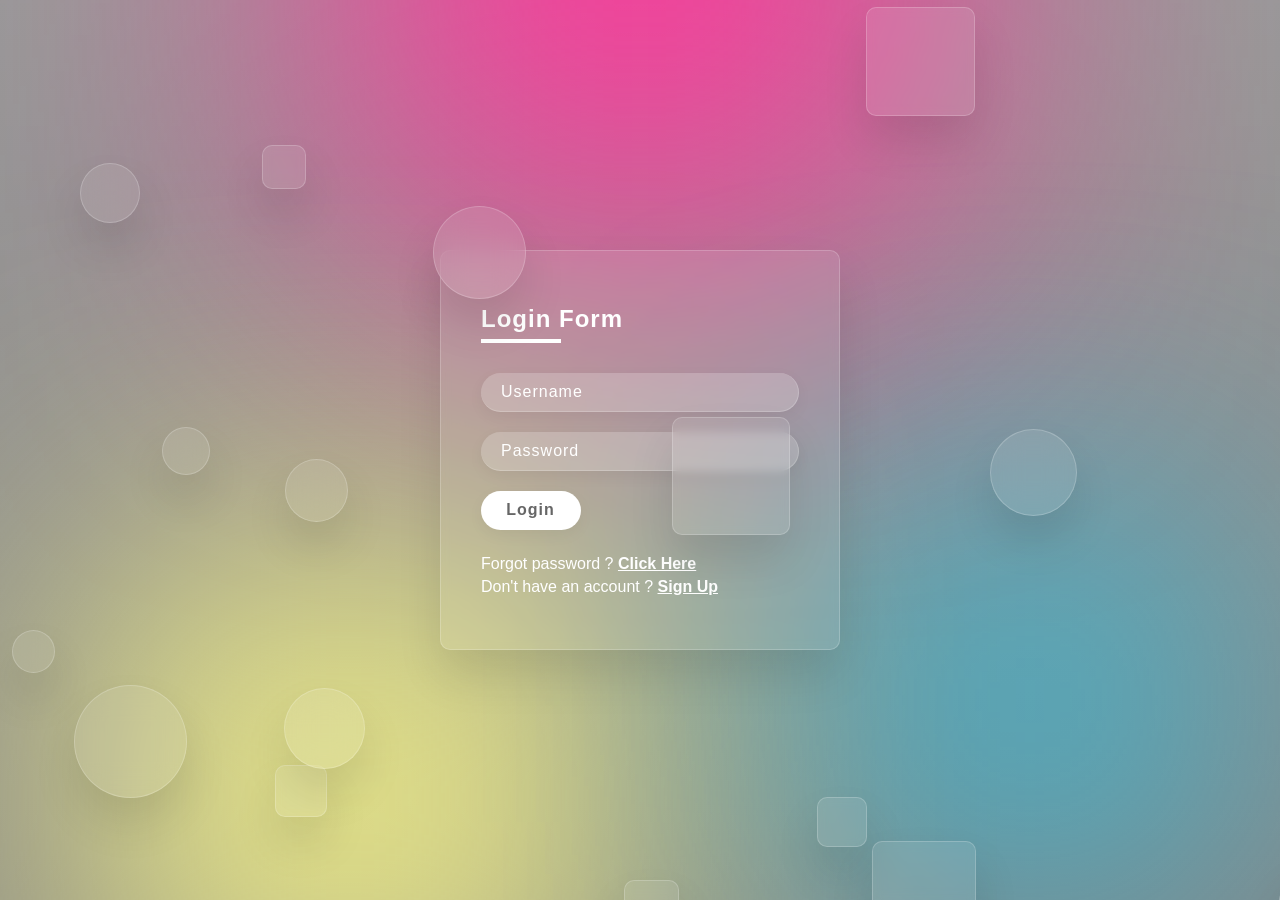
<file: Paginas/Web Viva/index.html>
<!DOCTYPE html>
<html lang="en">

<head>
    <meta http-equiv="Content-Type" content="text/html; charset=utf-8" />
    <meta name="description" content="" />
    <meta name="author" content="" />
    <meta name="viewport"
        content="user-scalable=no, initial-scale=1.0, maximum-scale=1.0, minimum-scale=1.0, width=device-width" />

    <!---Si la pagina no carga,borrar hasta la barra invertida y volver a escribir: "./" y deberian salir los archivos que queremos,en este caso script.css-->
    <link rel="stylesheet" href="./styles.css">

    <title>Document</title>
</head>

<body>
    <section>
        <div class="color"></div>
        <div class="color"></div>
        <div class="color"></div>
            <div class="box">
                <div class="container">
                    <div class="form">
                        <h2>Login Form</h2>
                        <form>

                            <div class="inputBox">

                                <input type="text" placeholder="Username">

                            </div>

                            <div class="inputBox">

                                <input type="password" placeholder="Password" />

                            </div>

                            <div class="inputBox">

                                <input type="submit" value="Login" />

                            </div>

                            <p class="forget">Forgot password ?

                                <a href="">Click Here</a>

                            </p>

                            <p class="forget">Don't have an account ?

                                <a href="">Sign Up</a>

                            </p>


                        </form>
                    </div>
                </div>
            </div>
    </section>
    <script src="./script.js"></script>
</body>

</html>
</file>
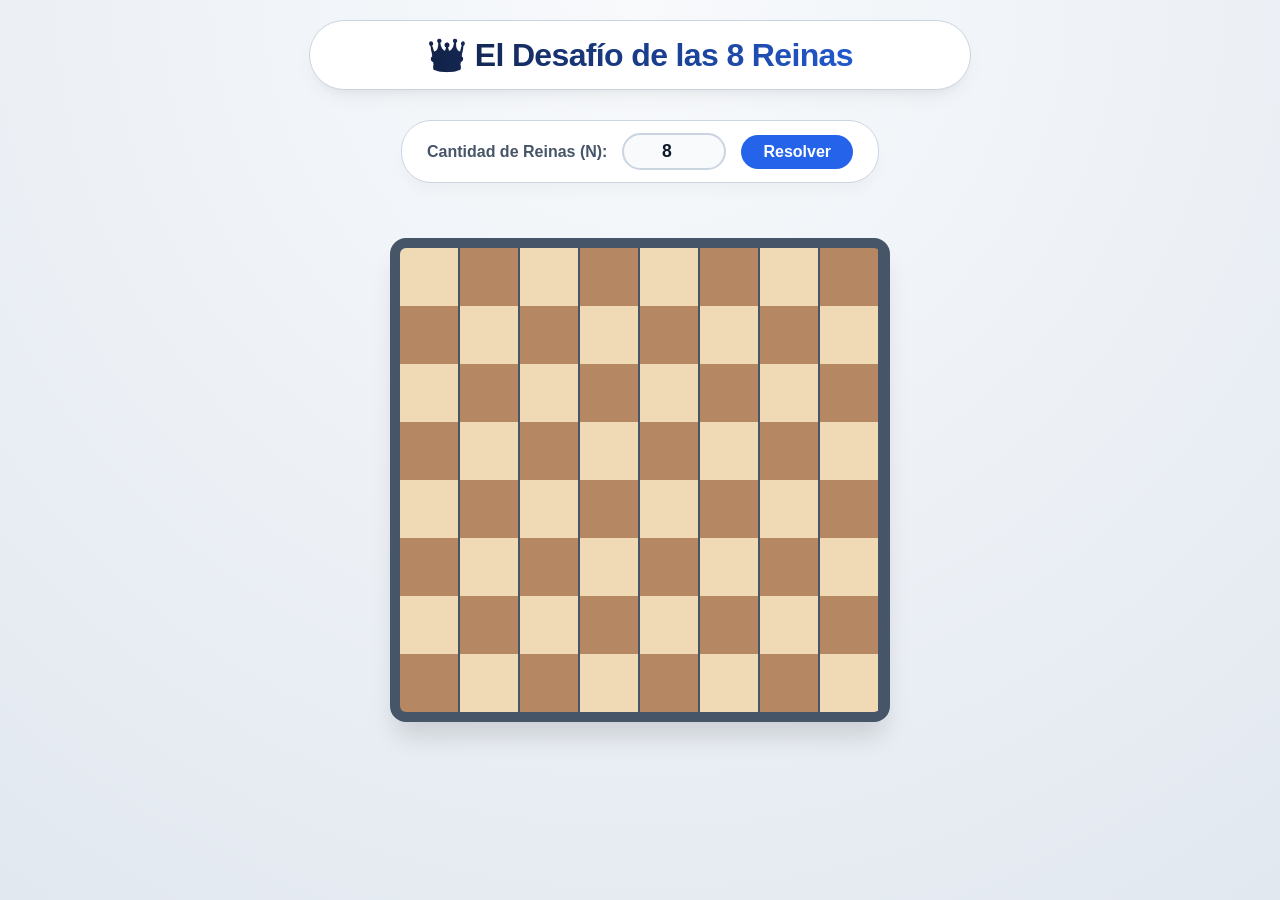
<file: JavaScript/Clase 7/NReinas/index.html>
<!DOCTYPE html>
<html lang="es">
<head>
    <meta charset="UTF-8">
    <meta name="viewport" content="width=device-width, initial-scale=1.0">
    <title>El Desafío de las N Reinas</title>
    <link rel="stylesheet" href="style.css">
</head>
<body>

    <header class="header-aplicacion">
        <h1 id="titulo">👑 El Desafío de las N Reinas</h1>
    </header>

    <div class="contenedor-controles">
        <label for="valorN">Cantidad de Reinas (N):</label>
        <input type="number" id="valorN" min="8" value="8">
        <button onclick="iniciar()">Resolver</button>
    </div>

    <div id="tablero"></div>
    <div id="resultado"></div>

    <script src="script.js"></script>
</body>
</html>
</file>
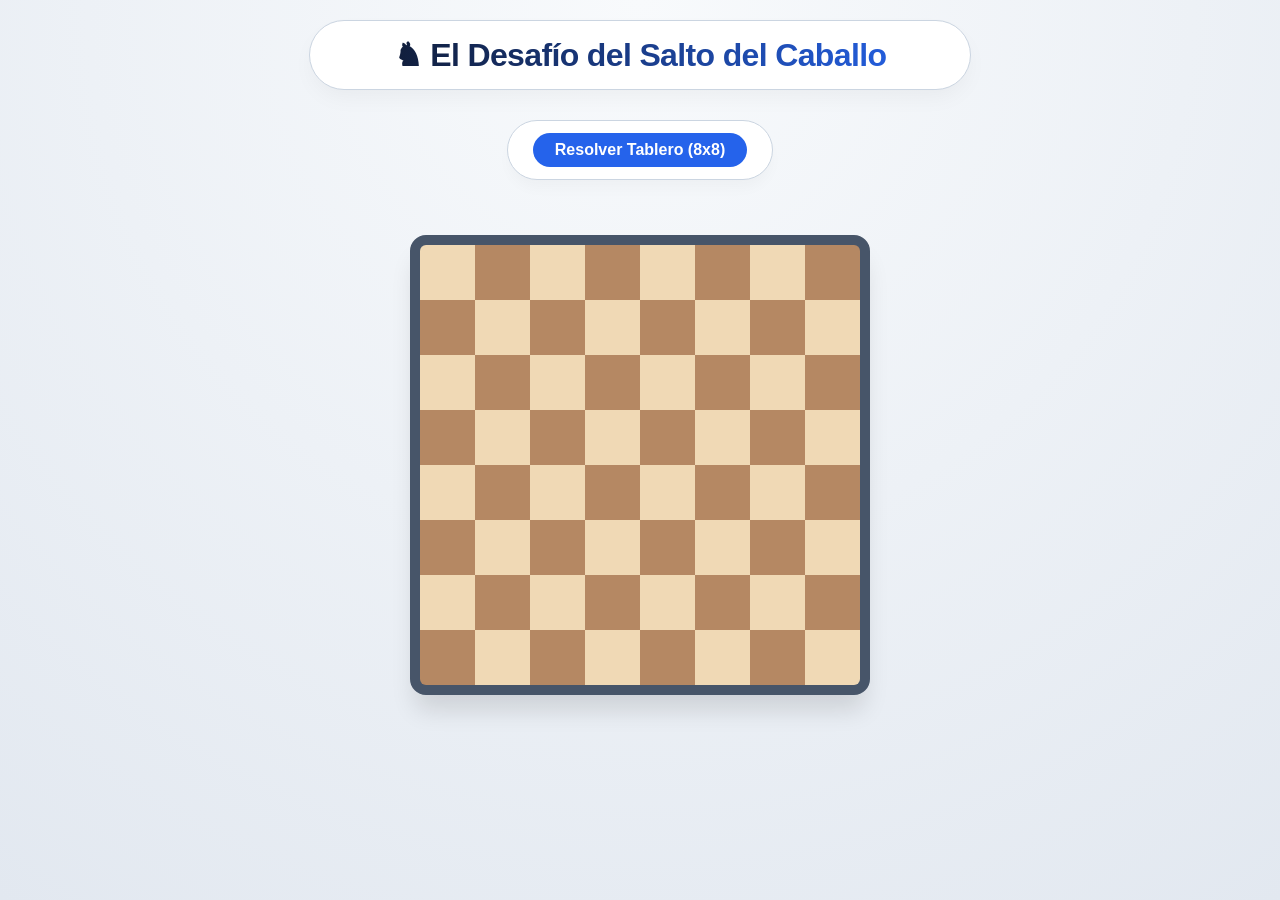
<file: JavaScript/ProyectosJS/Clase08/SaltoCaballo/index.html>
<!DOCTYPE html>
<html lang="es">
<head>
    <meta charset="UTF-8">
    <meta name="viewport" content="width=device-width, initial-scale=1.0">
    <title>El Salto del Caballo</title>
    <link rel="stylesheet" href="style.css">
</head>
<body>

    <header class="header-aplicacion">
        <h1 id="titulo">♞ El Salto del Caballo</h1>
    </header>

    <div class="contenedor-controles">
        <button onclick="iniciar()">Resolver Tablero (8x8)</button>
    </div>

    <div id="tablero"></div>
    <div id="resultado"></div>

    <script src="script.js"></script>
</body>
</html>
</file>
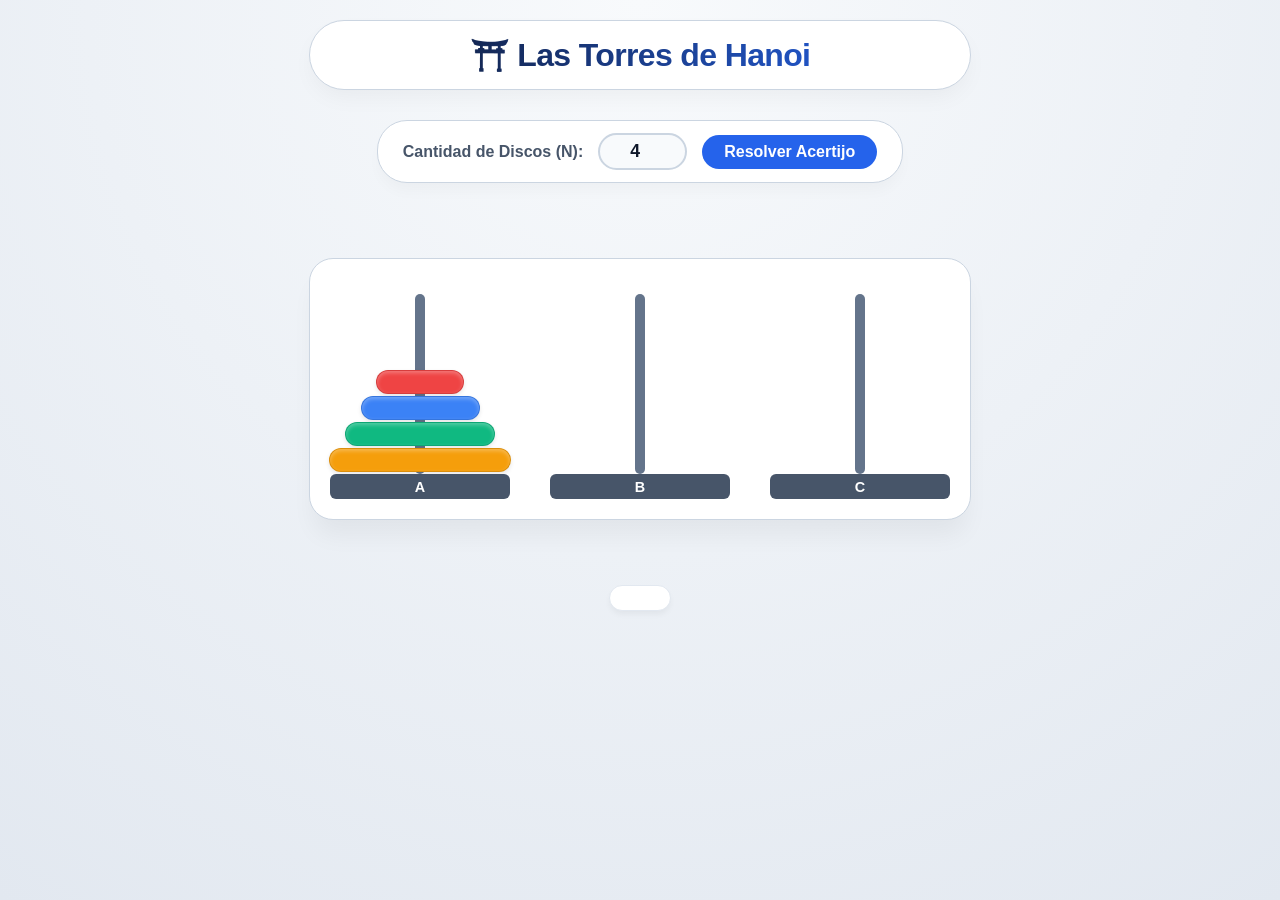
<file: JavaScript/ProyectosJS/Clase08/TorreHanoi/index.html>
<!DOCTYPE html>
<html lang="es">
<head>
    <meta charset="UTF-8">
    <meta name="viewport" content="width=device-width, initial-scale=1.0">
    <title>Las Torres de Hanoi</title>
    <link rel="stylesheet" href="style.css">
</head>
<body>

    <header class="header-aplicacion">
        <h1 id="titulo">⛩️ Las Torres de Hanoi</h1>
    </header>

    <div class="contenedor-controles">
        <label>Cantidad de Discos (N):</label>
        <input type="number" id="valorN" min="3" max="7" value="4">
        <button onclick="iniciar()">Resolver Acertijo</button>
    </div>

    <div id="escenario-hanoi">
        <div class="varilla-contenedor" id="varilla-A">
            <div class="eje-varilla"></div>
            <div class="base-varilla">A</div>
            <div class="area-discos"></div>
        </div>
        <div class="varilla-contenedor" id="varilla-B">
            <div class="eje-varilla"></div>
            <div class="base-varilla">B</div>
            <div class="area-discos"></div>
        </div>
        <div class="varilla-contenedor" id="varilla-C">
            <div class="eje-varilla"></div>
            <div class="base-varilla">C</div>
            <div class="area-discos"></div>
        </div>
    </div>

    <div id="resultado"></div>

    <script src="script.js"></script>
</body>
</html>
</file>
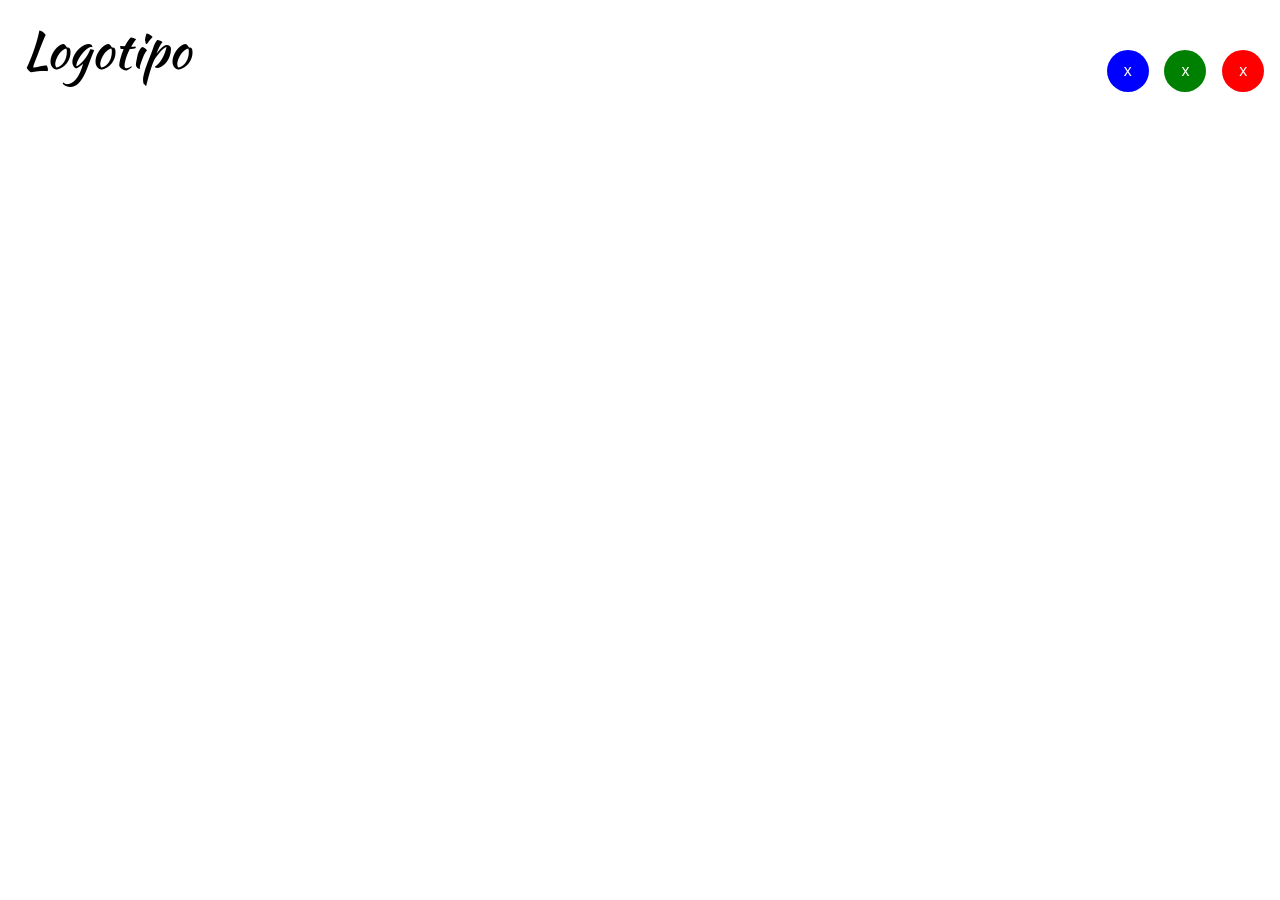
<file: BasesDeDatosII/PaginaWeb/columnas.html>
<!DOCTYPE html>
<html lang="en">
<head>
    <meta charset="UTF-8">
    <meta name="viewport" content="width=device-width, initial-scale=1.0">
    <title>Documento</title>
    <link href="https://fonts.googleapis.com/css2?family=Kaushan+Script&display=swap" rel="stylesheet">

    <link rel="stylesheet" href="columnas.css">
</head>
<body>
    <div class="contenedor">
       <header class="fila">
        <div id="logo" class="col-lg-2">Logotipo</div>

        <div class="col-lg-8"></div>

        <div class="col-lg-2">
            <div class="col-lg-4">
               <center id="icono1">x</center>
            </div>
             <div class="col-lg-4">
                <center id="icono2">x</center>
             </div>
             <div class="col-lg-4">
                <center id="icono3">x</center>
             </div>
        </div>

       </header>

    <nav class="fila"></nav> 
    <section id="seccion3" class="fila"></section>
    <section id="seccion4" class="fila"></section>

    <footer class="fila"></footer>

    </div>
</body>
</html>
</file>
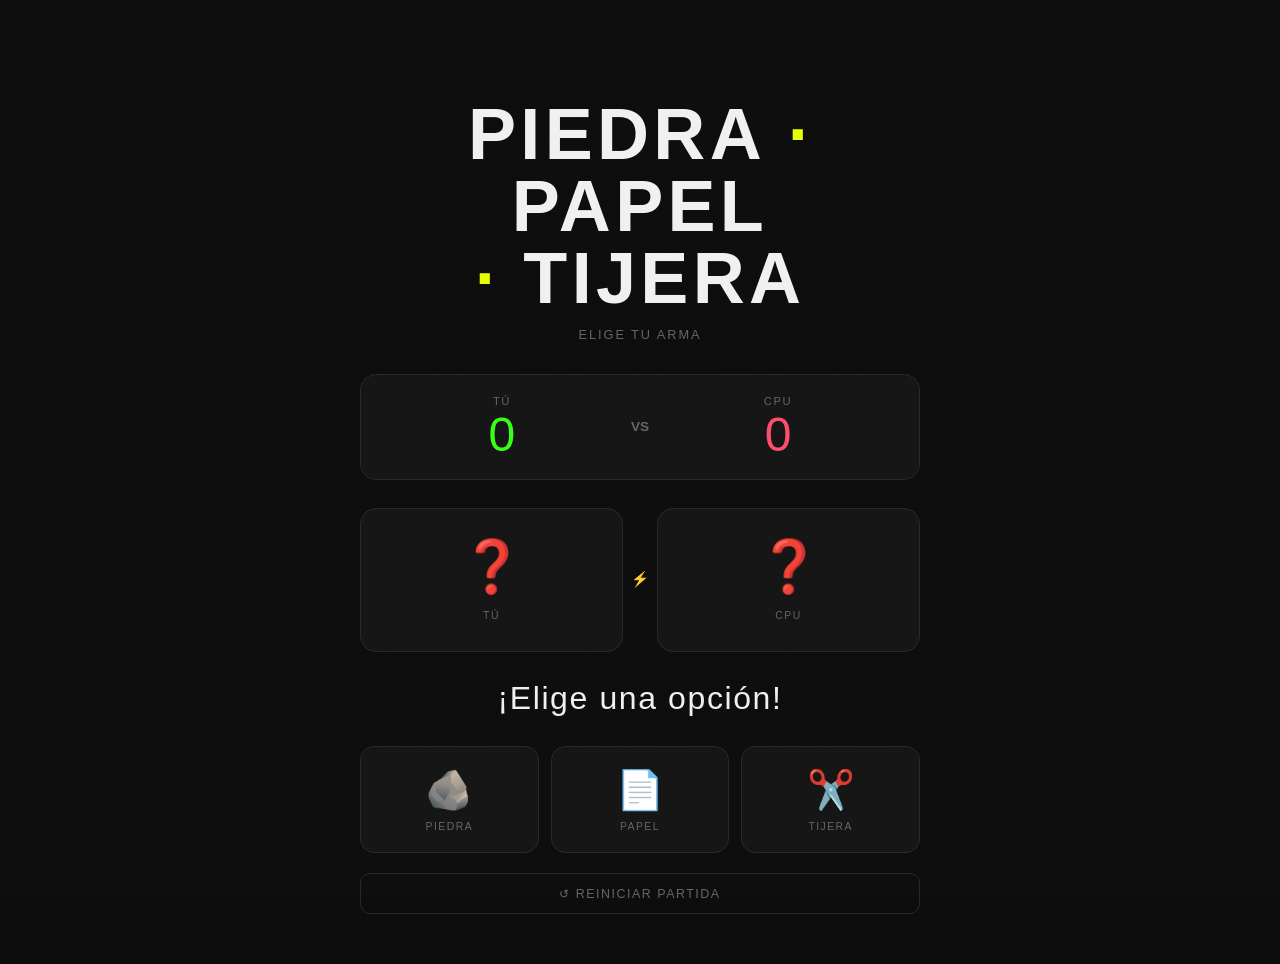
<file: CodigoJuego/PiedraPapelTijera/PiedraPapelTijera.html>
<!DOCTYPE html>
<html lang="en">

<head>
    <meta charset="UTF-8">
    <meta name="viewport" content="width=device-width, initial-scale=1.0">
    <title>PiedraPapelTijera</title>
    <link rel="stylesheet" href="styles.css">
    <script>
        // ─── Configuración ──────────────────────────────────────────────
        const opciones = [
            { nombre: 'Piedra', emoji: '🪨' },
            { nombre: 'Papel', emoji: '📄' },
            { nombre: 'Tijera', emoji: '✂️' },
        ];

        let puntajeJugador = 0;
        let puntajeCPU = 0;

        // ─── Función principal con la fórmula solicitada ─────────────────
        /***
        Genera un número entero aleatorio entre min y max (inclusive).
        Fórmula: Math.floor(Math.random() * (max - min + 1) + min)
        
        @param {number} min - Valor mínimo
        @param {number} max - Valor máximo
        @returns {number} Número entero aleatorio
         ***/
        function randomEntre(min, max) {
            return Math.floor(Math.random() * (max - min + 1) + min);
        }

        // ─── Lógica del juego ────────────────────────────────────────────
        function play(indiceJugador) {
            // CPU elige usando la fórmula (0 a 2)
            const indiceCPU = randomEntre(0, 2);

            const jugador = opciones[indiceJugador];
            const cpu = opciones[indiceCPU];

            // Actualizar emojis en arena
            animarCarta('playerCard', 'playerEmoji', jugador.emoji);
            animarCarta('cpuCard', 'cpuEmoji', cpu.emoji);

            // Determinar resultado
            // 0=Piedra, 1=Papel, 2=Tijera
            // Piedra gana a Tijera, Papel gana a Piedra, Tijera gana a Papel
            const resultado = (indiceJugador - indiceCPU + 3) % 3;
            // resultado === 0 → empate
            // resultado === 1 → jugador gana
            // resultado === 2 → CPU gana

            /***
            getElementById busca el elemento en el HTML de la misma página,
            específicamente dentro del document (que representa todo el documento HTML cargado en el navegador).
             ***/
            const msgEl = document.getElementById('resultMsg');
            const playerCard = document.getElementById('playerCard');
            const cpuCard = document.getElementById('cpuCard');

            // Limpiar clases previas
            /***
             * y las className a que hace referencia?
            Las className hacen referencia a las clases CSS que están definidas en el <style> de la misma página.
             ***/ 
            playerCard.className = 'arena-card';
            cpuCard.className = 'arena-card';
            msgEl.className = 'result-msg';

            if (resultado === 0) {
                msgEl.textContent = '¡Empate!';
                msgEl.classList.add('draw');
                playerCard.classList.add('draw');
                cpuCard.classList.add('draw');
            } else if (resultado === 1) {
                puntajeJugador++;
                msgEl.textContent = `¡Ganaste! ${jugador.nombre} vence a ${cpu.nombre}`;
                msgEl.classList.add('win');
                playerCard.classList.add('winner');
                cpuCard.classList.add('loser');
            } else {
                puntajeCPU++;
                msgEl.textContent = `¡Perdiste! ${cpu.nombre} vence a ${jugador.nombre}`;
                msgEl.classList.add('lose');
                cpuCard.classList.add('winner');
                playerCard.classList.add('loser');
            }

            actualizarMarcador();
        }

        // ─── Animación de carta ──────────────────────────────────────────
        function animarCarta(cardId, emojiId, nuevoEmoji) {
            const card = document.getElementById(cardId);
            const emoji = document.getElementById(emojiId);
            card.classList.remove('shaking');
            emoji.classList.remove('pop');
            // Trigger reflow para reiniciar animación
            void card.offsetWidth;
            emoji.textContent = nuevoEmoji;
            card.classList.add('shaking');
            emoji.classList.add('pop');
        }

        // ─── Actualizar marcador ─────────────────────────────────────────
        function actualizarMarcador() {
            document.getElementById('playerScore').textContent = puntajeJugador;
            document.getElementById('cpuScore').textContent = puntajeCPU;
        }

        // ─── Reiniciar ───────────────────────────────────────────────────
        function resetGame() {
            puntajeJugador = 0;
            puntajeCPU = 0;
            actualizarMarcador();

            document.getElementById('playerEmoji').textContent = '❓';
            document.getElementById('cpuEmoji').textContent = '❓';
            document.getElementById('playerCard').className = 'arena-card';
            document.getElementById('cpuCard').className = 'arena-card';

            const msg = document.getElementById('resultMsg');
            msg.textContent = '¡Elige una opción!';
            msg.className = 'result-msg';
        }
    </script>
</head>

<body>
    <div class="container">
        <h1>PIEDRA <span>·</span><br>PAPEL<br><span>·</span> TIJERA</h1>
        <p class="subtitle">Elige tu arma</p>

        <!-- Scoreboard -->
        <div class="scoreboard">
            <div class="score-block">
                <div class="score-label">Tú</div>
                <div class="score-num player" id="playerScore">0</div>
            </div>
            <div class="score-vs">VS</div>
            <div class="score-block">
                <div class="score-label">CPU</div>
                <div class="score-num cpu" id="cpuScore">0</div>
            </div>
        </div>

        <!-- Arena -->
        <div class="arena">
            <div class="arena-card" id="playerCard">
                <span class="arena-emoji" id="playerEmoji">❓</span>
                <span class="arena-who">Tú</span>
            </div>
            <div class="arena-vs">⚡</div>
            <div class="arena-card" id="cpuCard">
                <span class="arena-emoji" id="cpuEmoji">❓</span>
                <span class="arena-who">CPU</span>
            </div>
        </div>

        <!-- Result -->
        <div class="result-msg" id="resultMsg">¡Elige una opción!</div>

        <!-- Choices -->
        <div class="choices">
            <button class="choice-btn" onclick="play(0)">
                <span class="emoji">🪨</span>
                <span class="label">Piedra</span>
            </button>
            <button class="choice-btn" onclick="play(1)">
                <span class="emoji">📄</span>
                <span class="label">Papel</span>
            </button>
            <button class="choice-btn" onclick="play(2)">
                <span class="emoji">✂️</span>
                <span class="label">Tijera</span>
            </button>
        </div>

        <button class="reset-btn" onclick="resetGame()">↺ Reiniciar partida</button>
    </div>

</html>
</file>
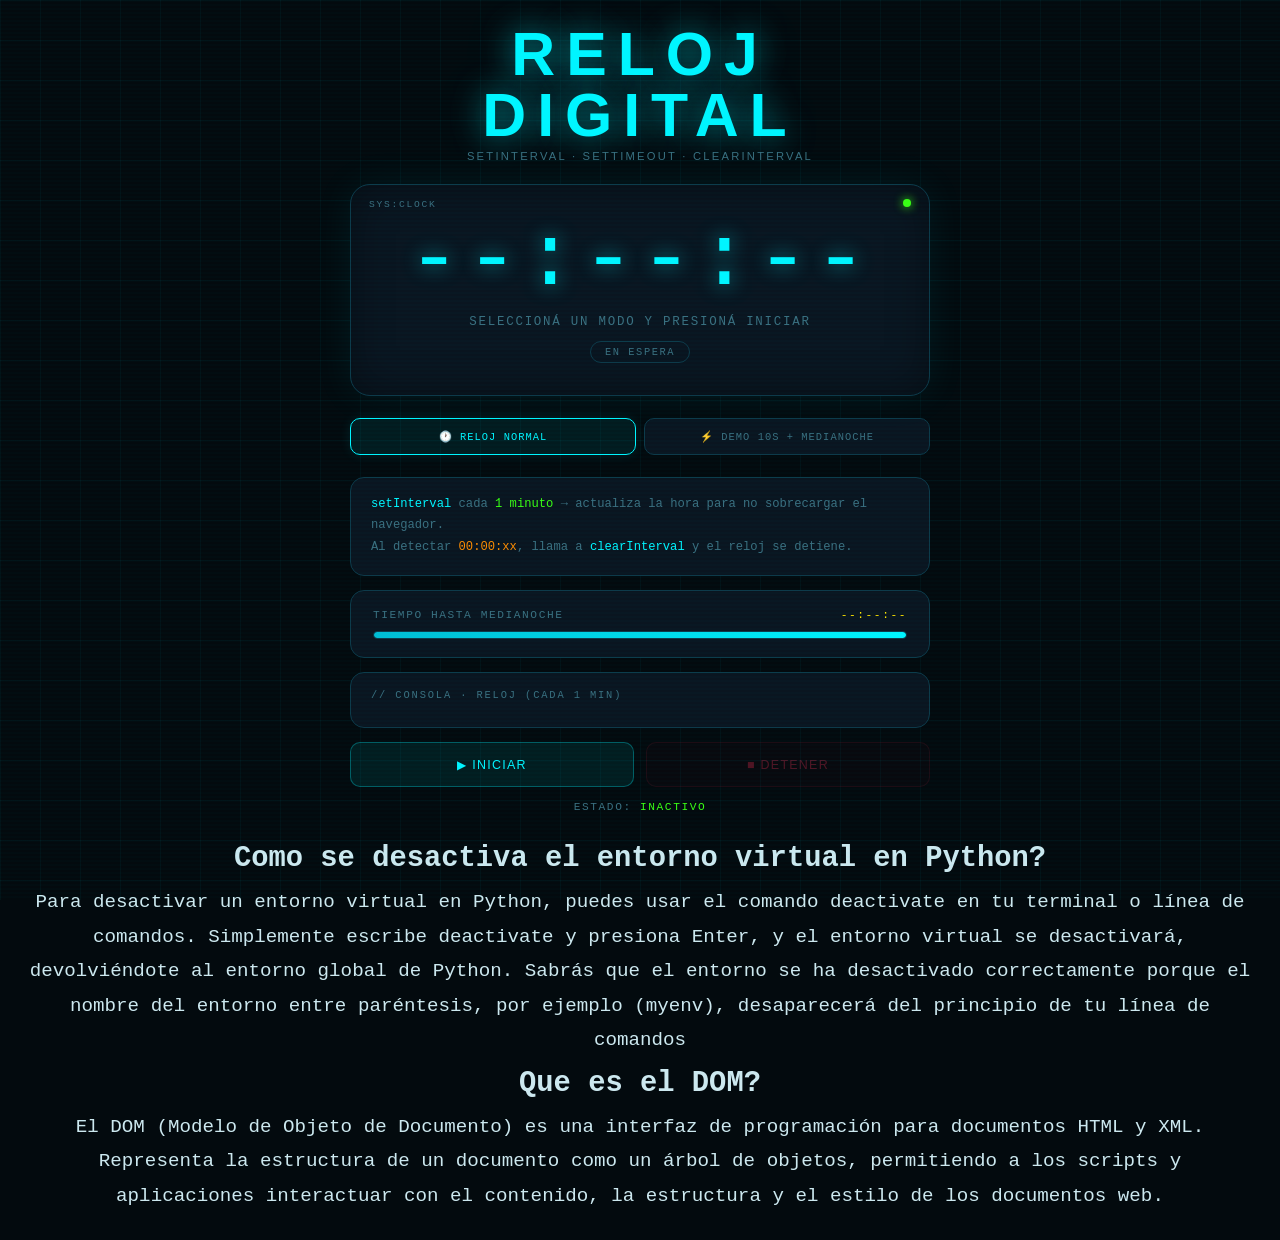
<file: CodigoJuego/Reloj/reloj.html>
<!DOCTYPE html>
<html lang="en">

<head>
    <meta charset="UTF-8">
    <meta name="viewport" content="width=device-width, initial-scale=1.0">
    <title>Reloj</title>
    <link rel="stylesheet" href="style.css">
</head>
<script>
    // ════════════════════════════════════════════════════════
    //  UTILIDADES
    // ════════════════════════════════════════════════════════

    function log(listaId, msg, tipo = 'normal') {
        const lista = document.getElementById(listaId);
        const li = document.createElement('li');
        if (tipo === 'stop') li.classList.add('stopped-log');
        if (tipo === 'count') li.classList.add('count-log');
        if (tipo === 'midnight') li.classList.add('midnight-log');
        li.textContent = msg;
        lista.prepend(li);
    }

    function setClockDisplay(horaStr, fechaStr) {
        document.getElementById('timeDisplay').textContent = horaStr;
        document.getElementById('dateDisplay').textContent = fechaStr;
    }

    function setClockClass(cls) {
        document.getElementById('timeDisplay').className = 'time-display' + (cls ? ' ' + cls : '');
    }

    function setModeBadge(txt, cls) {
        const b = document.getElementById('modeBadge');
        b.textContent = txt;
        b.className = 'mode-badge ' + cls;
    }

    function setClockFace(mode) {
        const face = document.getElementById('clockFace');
        face.className = 'clock-face' + (mode === 'countdown' ? ' countdown-mode' : '');
    }

    function setBtns(startId, stopId, running) {
        document.getElementById(startId).disabled = running;
        document.getElementById(stopId).disabled = !running;
    }

    function setEstado(spanId, txt, cls = '') {
        const el = document.getElementById(spanId);
        el.textContent = txt;
        el.className = cls;
    }

    function tiempoHastaMedianoche() {
        const now = new Date();
        const total = 24 * 3600;
        const atual = now.getHours() * 3600 + now.getMinutes() * 60 + now.getSeconds();
        return total - atual; // segundos restantes
    }

    function segsAString(segs) {
        const hh = Math.floor(segs / 3600);
        const mm = Math.floor((segs % 3600) / 60);
        const ss = segs % 60;
        return `${String(hh).padStart(2, '0')}:${String(mm).padStart(2, '0')}:${String(ss).padStart(2, '0')}`;
    }

    // ════════════════════════════════════════════════════════
    //  TABS
    // ════════════════════════════════════════════════════════

    function switchTab(tab) {
        ['reloj', 'demo'].forEach(t => {
            document.getElementById('panel-' + t).classList.toggle('active', t === tab);
        });
        document.querySelectorAll('.tab-btn').forEach((b, i) => {
            b.classList.toggle('active-tab', ['reloj', 'demo'][i] === tab);
        });
    }

    // ════════════════════════════════════════════════════════
    //  PANEL 1 — RELOJ NORMAL (setInterval cada 1 minuto)
    // ════════════════════════════════════════════════════════

    let relojInterval = null;

    function iniciarReloj() {
        if (relojInterval) return;
        setBtns('btnStartReloj', 'btnStopReloj', true);
        setEstado('statusReloj', 'ACTIVO', '');
        setClockClass('');
        setClockFace('');
        setModeBadge('RELOJ ACTIVO', 'reloj-mode');
        log('logReloj', 'Reloj iniciado — intervalo: 1 minuto ▶');

        // Mostrar hora inmediatamente al iniciar
        tick();

        // ── setInterval cada 60 segundos ──────────────────────────────
        relojInterval = setInterval(function tick_() {
            tick();
        }, 60000);

        function tick() {
            const fecha = new Date();
            const horaStr = fecha.toLocaleTimeString('es-AR');
            const fechaStr = fecha.toLocaleDateString('es-AR', { weekday: 'long', year: 'numeric', month: 'long', day: 'numeric' });

            setClockDisplay(horaStr, fechaStr);

            const restantes = tiempoHastaMedianoche();
            const pct = (restantes / (24 * 3600)) * 100;
            const bar = document.getElementById('relojBar');
            bar.style.width = pct + '%';
            bar.classList.remove('ending', 'orange', 'stopped');
            if (pct < 5) bar.classList.add('ending');
            document.getElementById('relojCount').textContent = segsAString(restantes);

            log('logReloj', `La hora actual es: ${horaStr}`);
            console.log(`La hora actual es: ${horaStr}`);

            // ── Detener al llegar a medianoche ────────────────────────
            if (fecha.getHours() === 0 && fecha.getMinutes() === 0) {
                clearInterval(relojInterval);
                relojInterval = null;
                console.log('El reloj se ha detenido: llegó a 00:00');
                log('logReloj', 'El reloj se ha detenido: llegó a 00:00', 'stop');
                setClockClass('stopped');
                setBtns('btnStartReloj', 'btnStopReloj', false);
                setEstado('statusReloj', 'DETENIDO', 'off');
                setModeBadge('DETENIDO', 'stopped-mode');
                bar.classList.add('stopped');
                document.getElementById('relojCount').textContent = '00:00:00';
            }
        }
    }

    function detenerReloj() {
        if (relojInterval) { clearInterval(relojInterval); relojInterval = null; }
        log('logReloj', 'El reloj se ha detenido manualmente', 'stop');
        console.log('El reloj se ha detenido manualmente');
        setClockClass('stopped');
        setClockFace('');
        setBtns('btnStartReloj', 'btnStopReloj', false);
        setEstado('statusReloj', 'DETENIDO', 'off');
        setModeBadge('DETENIDO', 'stopped-mode');
        const bar = document.getElementById('relojBar');
        bar.classList.add('stopped');
    }

    // ════════════════════════════════════════════════════════
    //  PANEL 2 — DEMO: monitor 1min → countdown 10s automático
    // ════════════════════════════════════════════════════════

    let demoMonitorInterval = null;   // setInterval cada 1 min
    let demoCountdownInterval = null; // setInterval cada 1s (se activa solo)
    let demoAutoStop = null;          // setTimeout de 10s
    let countdownSegs = 10;

    function iniciarDemo() {
        if (demoMonitorInterval) return;
        setBtns('btnStartDemo', 'btnStopDemo', true);
        setEstado('statusDemo', 'MONITOREANDO', 'warn');
        setClockClass('');
        setClockFace('');
        setModeBadge('MONITOR ACTIVO', 'reloj-mode');
        document.getElementById('countdownWrap').style.display = 'none';
        log('logDemo', 'Monitor iniciado — verificando cada 1 minuto ▶');

        // Mostrar hora al iniciar
        tickMonitor();

        // ── setInterval principal: cada 1 minuto ──────────────────────
        demoMonitorInterval = setInterval(function () {
            tickMonitor();
        }, 60000);

        function tickMonitor() {
            const fecha = new Date();
            const horaStr = fecha.toLocaleTimeString('es-AR');
            const fechaStr = fecha.toLocaleDateString('es-AR', { weekday: 'long', year: 'numeric', month: 'long', day: 'numeric' });

            setClockDisplay(horaStr, fechaStr);

            const restantes = tiempoHastaMedianoche();
            const pct = (restantes / (24 * 3600)) * 100;
            const bar = document.getElementById('demoBar');
            bar.style.width = pct + '%';
            bar.classList.remove('ending', 'orange', 'stopped');
            if (pct < 5) bar.classList.add('ending');
            document.getElementById('demoCount').textContent = segsAString(restantes);

            log('logDemo', `La hora actual es: ${horaStr}`);
            console.log(`La hora actual es: ${horaStr}`);

            // ── ¿Faltan exactamente ≤ 10 segundos para medianoche? ──────
            // (con margen porque el intervalo de 1min no es exacto al segundo)
            if (restantes <= 10 && !demoCountdownInterval) {
                activarCountdown(restantes);
            }
        }
    }

    // ── Se activa AUTOMÁTICAMENTE cuando el monitor detecta ≤10s ────
    function activarCountdown(segsRestantes) {
        clearInterval(demoMonitorInterval);
        demoMonitorInterval = null;

        countdownSegs = segsRestantes;
        document.getElementById('countdownWrap').style.display = 'block';
        setClockClass('countdown');
        setClockFace('countdown');
        setModeBadge('⚡ COUNTDOWN ACTIVO', 'count-mode');
        setEstado('statusDemo', 'COUNTDOWN 10s', 'warn');

        log('logDemo', `¡Faltan ${segsRestantes}s para medianoche! Countdown activado ⚡`, 'count');
        console.log(`¡Faltan ${segsRestantes}s para medianoche! Countdown activado`);

        // ── setInterval de 1 segundo para el countdown ───────────────
        demoCountdownInterval = setInterval(function () {
            const fecha = new Date();
            const horaStr = fecha.toLocaleTimeString('es-AR');
            const fechaStr = fecha.toLocaleDateString('es-AR', { weekday: 'long', year: 'numeric', month: 'long', day: 'numeric' });

            setClockDisplay(horaStr, fechaStr);

            countdownSegs = Math.max(0, countdownSegs - 1);
            const pct = (countdownSegs / 10) * 100;
            const cbar = document.getElementById('countdownBar');
            cbar.style.width = pct + '%';
            document.getElementById('countdownCount').textContent = countdownSegs + 's';

            log('logDemo', `La hora actual es: ${horaStr}`, 'count');
            console.log(`La hora actual es: ${horaStr}`);
        }, 1000);

        // ── setTimeout: detiene todo al llegar la medianoche ─────────
        demoAutoStop = setTimeout(function () {
            clearInterval(demoCountdownInterval);
            demoCountdownInterval = null;
            demoAutoStop = null;

            console.log('El reloj se ha detenido: ¡Medianoche!');
            log('logDemo', '★ ¡Medianoche! El reloj se ha detenido', 'midnight');

            setClockClass('stopped');
            setClockFace('');
            setModeBadge('MEDIANOCHE', 'stopped-mode');
            setBtns('btnStartDemo', 'btnStopDemo', false);
            setEstado('statusDemo', 'DETENIDO', 'off');

            const cbar = document.getElementById('countdownBar');
            cbar.classList.add('stopped');
            document.getElementById('countdownCount').textContent = '0s';
            document.getElementById('demoCount').textContent = '00:00:00';
        }, countdownSegs * 1000);
    }

    function detenerDemo() {
        if (demoMonitorInterval) { clearInterval(demoMonitorInterval); demoMonitorInterval = null; }
        if (demoCountdownInterval) { clearInterval(demoCountdownInterval); demoCountdownInterval = null; }
        if (demoAutoStop) { clearTimeout(demoAutoStop); demoAutoStop = null; }

        log('logDemo', 'El reloj se ha detenido manualmente', 'stop');
        console.log('El reloj se ha detenido manualmente');
        setClockClass('stopped');
        setClockFace('');
        setModeBadge('DETENIDO', 'stopped-mode');
        setBtns('btnStartDemo', 'btnStopDemo', false);
        setEstado('statusDemo', 'DETENIDO', 'off');

        const bar = document.getElementById('demoBar');
        bar.classList.add('stopped');
        const cbar = document.getElementById('countdownBar');
        cbar.classList.add('stopped');
    }
</script>

<body>
    <div class="container">

        <div class="header">
            <h1>RELOJ DIGITAL</h1>
            <p>setInterval · setTimeout · clearInterval</p>
        </div>

        <!-- Clock (siempre visible) -->
        <div class="clock-face" id="clockFace">
            <div class="time-display" id="timeDisplay">--:--:--</div>
            <div class="date-display" id="dateDisplay">Seleccioná un modo y presioná INICIAR</div>
            <div class="mode-badge" id="modeBadge">EN ESPERA</div>
        </div>

        <!-- Tabs -->
        <div class="tabs">
            <button class="tab-btn active-tab" onclick="switchTab('reloj')">🕐 Reloj normal</button>
            <button class="tab-btn" onclick="switchTab('demo')">⚡ Demo 10s + Medianoche</button>
        </div>

        <!-- Panels -->
        <div class="panel-wrap">

            <!-- PANEL 1: Reloj normal -->
            <div class="panel active" id="panel-reloj">
                <div class="info-card">
                    <span>setInterval</span> cada <span class="hl-green">1 minuto</span> → actualiza la hora para no
                    sobrecargar el navegador.<br>
                    Al detectar <span class="hl-orange">00:00:xx</span>, llama a <span>clearInterval</span> y el reloj
                    se detiene.
                </div>
                <div class="bar-wrap">
                    <div class="bar-label">
                        <span>Tiempo hasta medianoche</span>
                        <span class="count" id="relojCount">--:--:--</span>
                    </div>
                    <div class="bar-track">
                        <div class="bar-fill" id="relojBar" style="width:100%"></div>
                    </div>
                </div>
                <div class="log-wrap">
                    <div class="log-title">// Consola · Reloj (cada 1 min)</div>
                    <ul class="log-list" id="logReloj"></ul>
                </div>
                <div class="controls">
                    <button class="btn btn-start" id="btnStartReloj" onclick="iniciarReloj()">▶ Iniciar</button>
                    <button class="btn btn-stop" id="btnStopReloj" onclick="detenerReloj()" disabled>■ Detener</button>
                </div>
                <div class="status-badge">ESTADO: <span id="statusReloj">INACTIVO</span></div>
            </div>

            <!-- PANEL 2: Demo 10s activado automáticamente al faltar 10s para medianoche -->
            <div class="panel" id="panel-demo">
                <div class="info-card">
                    <span>setInterval</span> cada <span class="hl-green">1 minuto</span> monitorea la hora.<br>
                    Cuando faltan exactamente <span class="hl-orange">10 segundos</span> para las <span
                        class="hl-orange">00:00:00</span>, activa automáticamente un nuevo <span>setInterval</span> de
                    <span class="hl-orange">1 segundo</span>.<br>
                    <span>setTimeout</span> de <span class="hl-orange">10s</span> llama a <span>clearInterval</span> al
                    llegar la medianoche.
                </div>

                <!-- Barra minuto a minuto -->
                <div class="bar-wrap">
                    <div class="bar-label">
                        <span>Monitor (cada 1 min)</span>
                        <span class="count" id="demoCount">--:--:--</span>
                    </div>
                    <div class="bar-track">
                        <div class="bar-fill" id="demoBar" style="width:100%"></div>
                    </div>
                </div>

                <!-- Barra countdown 10s (oculta hasta activarse) -->
                <div class="bar-wrap" id="countdownWrap" style="display:none; border-color: rgba(255,140,0,0.4);">
                    <div class="bar-label">
                        <span>⚡ COUNTDOWN ACTIVO</span>
                        <span class="count" id="countdownCount" style="color:var(--orange)">10s</span>
                    </div>
                    <div class="bar-track">
                        <div class="bar-fill orange" id="countdownBar" style="width:100%"></div>
                    </div>
                </div>

                <div class="log-wrap">
                    <div class="log-title">// Consola · Demo</div>
                    <ul class="log-list" id="logDemo"></ul>
                </div>
                <div class="controls">
                    <button class="btn btn-start" id="btnStartDemo" onclick="iniciarDemo()">▶ Iniciar</button>
                    <button class="btn btn-stop" id="btnStopDemo" onclick="detenerDemo()" disabled>■ Detener</button>
                </div>
                <div class="status-badge">ESTADO: <span id="statusDemo">INACTIVO</span></div>
            </div>

        </div>
    </div>
        <section class="Preguntas">
        <h2>Como se desactiva el entorno virtual en Python?</h2>
        <p>Para desactivar un entorno virtual en Python, puedes usar el comando <code>deactivate</code> en tu terminal o línea de comandos. Simplemente escribe <code>deactivate</code> y presiona Enter, y el entorno virtual se desactivará, devolviéndote al entorno global de Python.
        Sabrás que el entorno se ha desactivado correctamente porque el nombre del entorno entre paréntesis, por ejemplo (myenv), desaparecerá del principio de tu línea de comandos</p>
        <h2>Que es el DOM?</h2>
        <p>El DOM (Modelo de Objeto de Documento) es una interfaz de programación para documentos HTML y XML. Representa la estructura de un documento como un árbol de objetos, permitiendo a los scripts y aplicaciones interactuar con el contenido, la estructura y el estilo de los documentos web.</p>
    </section>
</body>

</html>
</file>
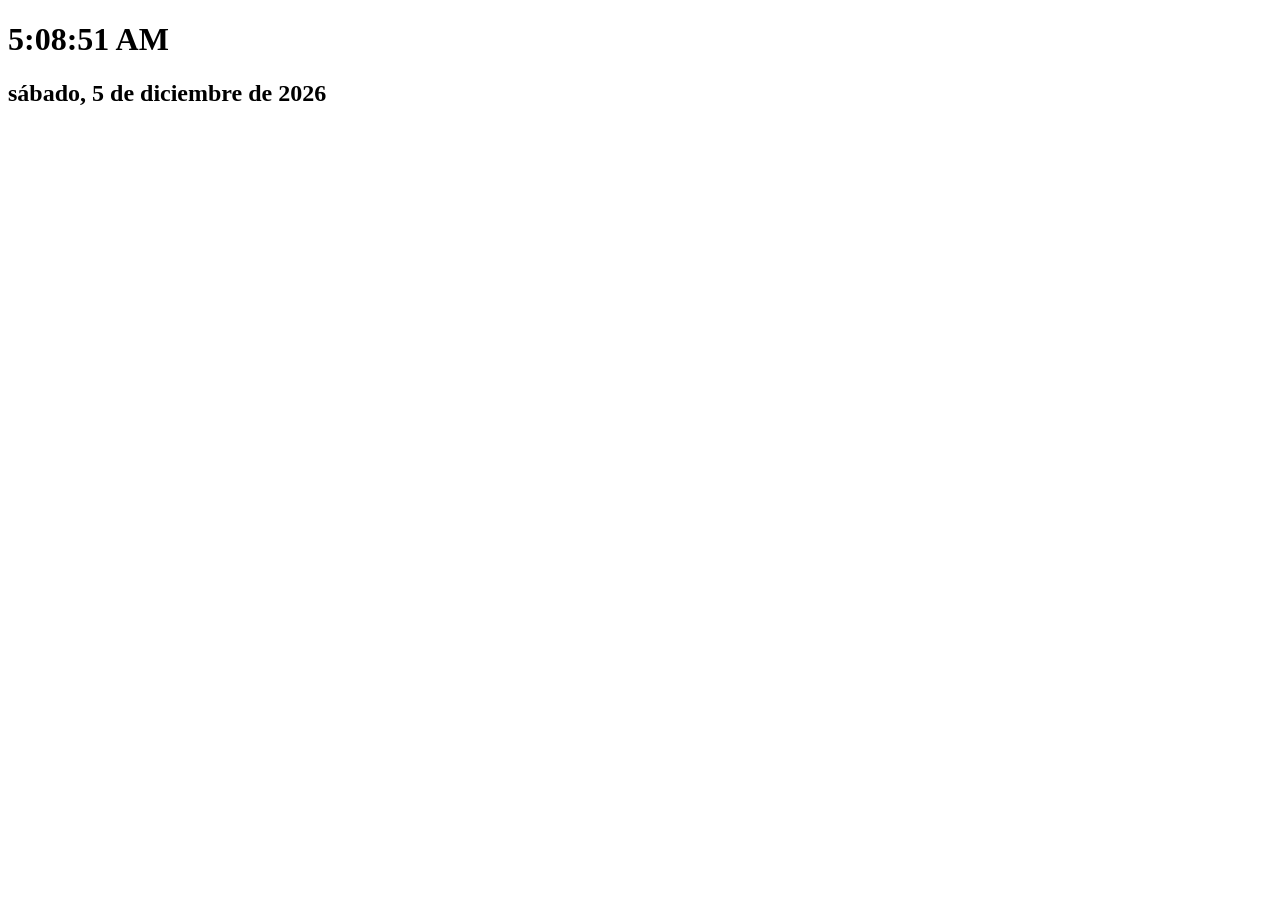
<file: JavaScript/clase 5/hora.html>
<!DOCTYPE html>
<html lang="es">
<head>
  <meta charset="UTF-8">
  <title>Reloj en vivo</title>
</head>
<body>

  <h1 id="hora"></h1>
  <h2 id="fecha"></h2>

  <script>
    function actualizarReloj() {
      const ahora = new Date();

      // Hora
      const hora = ahora.toLocaleTimeString();

      // Fecha
      const fecha = ahora.toLocaleDateString('es-AR', {
        weekday: 'long',
        day: 'numeric',
        month: 'long',
        year: 'numeric'
      });

      // DOM
      document.getElementById("hora").textContent = hora;
      document.getElementById("fecha").textContent = fecha;
    }

    // Actualiza cada segundo
    setInterval(actualizarReloj, 1000);

    // Mostrar apenas carga
    actualizarReloj();
  </script>

</body>
</html>
</file>
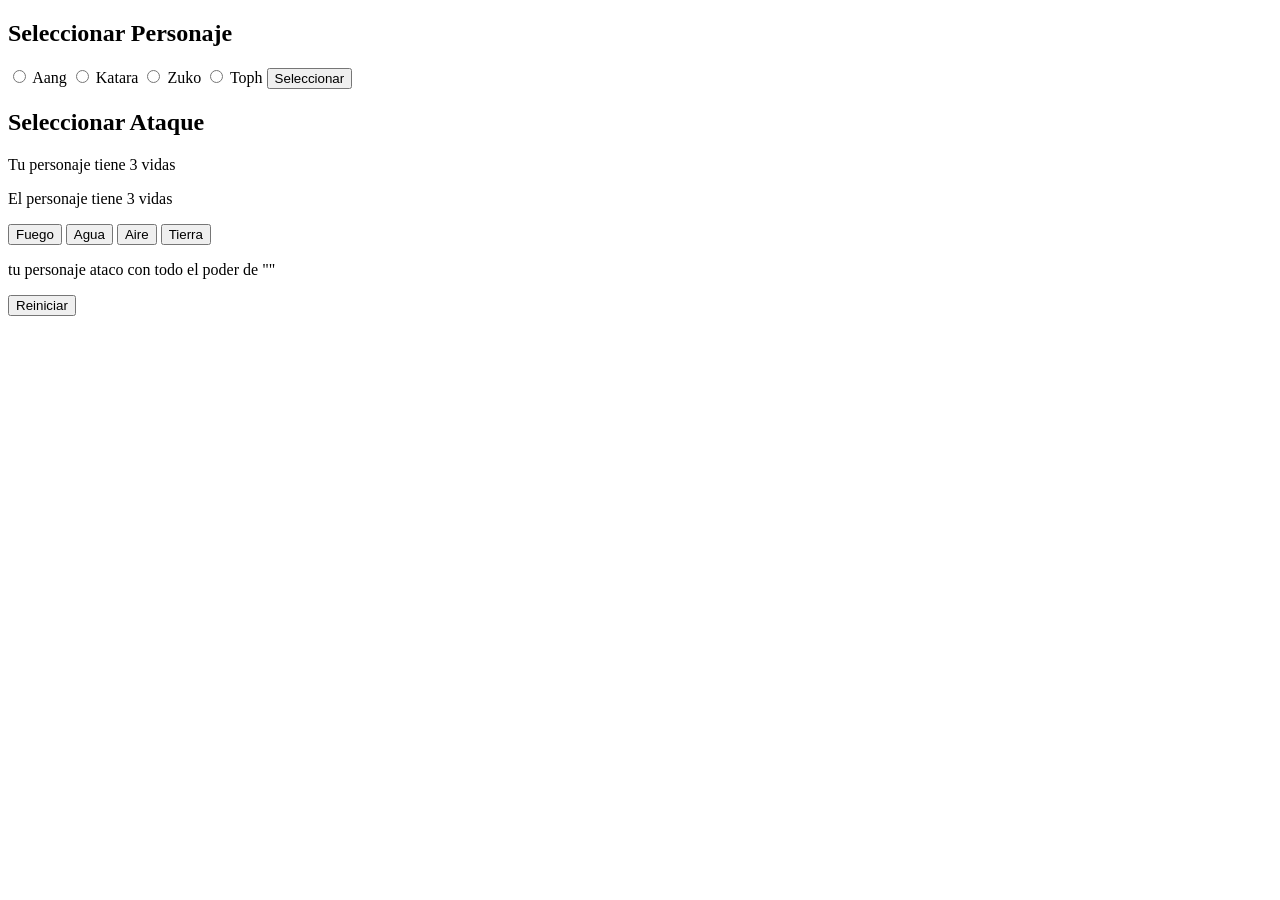
<file: Paginas/Avatar/LaLeyendadeAang.html>
<!DOCTYPE html>
<html lang="en">

<head>
    <meta charset="UTF-8">
    <meta name="viewport" content="width=device-width, initial-scale=1.0">
    <title>La Leyenda de Aang: Avatar</title>
    <script src="./Avatar.js"></script>
</head>

<body>
    <section id="seleccionar-personaje">
        <h2>Seleccionar Personaje</h2>
        <input type="radio" name="personaje" id="aang" value="Aang">
        <label for="aang">Aang</label>

        <input type="radio" name="personaje" id="katara" value="Katara">
        <label for="katara">Katara</label>

        <input type="radio" name="personaje" id="zuko" value="Zuko">
        <label for="zuko">Zuko</label>

        <input type="radio" name="personaje" id="toph" value="Toph">
        <label for="toph">Toph</label>

        <button id="boton-personaje">Seleccionar</button>
    </section>

    <section id="seleccionar-ataque">
        <h2>Seleccionar Ataque</h2>
        <p>Tu personaje <span id="personaje-seleccionado"></span> tiene <span>3</span> vidas</p>
        <p>El personaje <span id="enemigo-seleccionado"></span> tiene <span>3</span> vidas</p>

        <p id="ataque-seleccionado">
            <button id="boton-fuego">Fuego</button>
            <button id="boton-agua">Agua</button>
            <button id="boton-aire">Aire</button>
            <button id="boton-tierra">Tierra</button>
        </p>
    </section>

    <section id="mensajes">
        <p>tu personaje ataco con todo el poder de "<span id="ataque-seleccionado"></span>"</p>
    </section>

    <section id="reiniciar">
        <button id="boton-reiniciar">Reiniciar</button>
    </section>


</body>

</html>
</file>
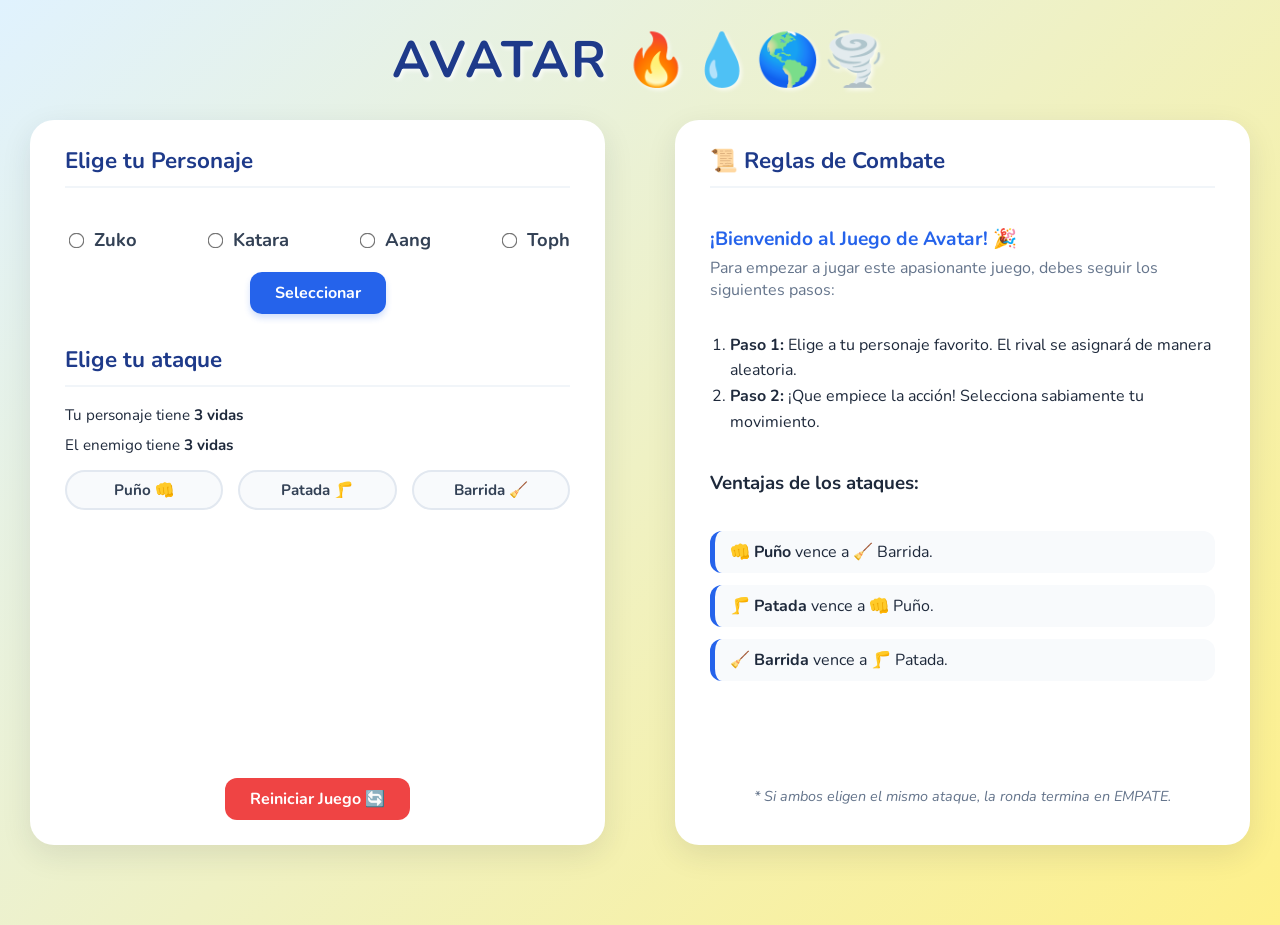
<file: CodigoJuego/Avatar/public/avatar.html>
<!DOCTYPE html>
<html lang="es">
<head>
    <meta charset="UTF-8">
    <meta name="viewport" content="width=device-width, initial-scale=1.0">
    <title>LA LEYENDA DE AANG: AVATAR</title>
    <link rel="stylesheet" href="./css/style.css">
</head>
<body>
    
    <header>
        <h1 class="titulo-principal">AVATAR 🔥💧🌎🌪️</h1>
    </header>

    <main class="contenedor-principal">
        
        <div class="tarjeta contenedor-juego">
            <section id="seleccionar-personaje">
                <h2>Elige tu Personaje</h2>
                
                <div class="opciones-personaje">
                    <div class="opcion-radio">
                        <input type="radio" name="personaje" id="zuko"/>
                        <label for="zuko">Zuko</label>
                    </div>
                    
                    <div class="opcion-radio">
                        <input type="radio" name="personaje" id="katara"/>
                        <label for="katara">Katara</label>
                    </div>
                  
                    <div class="opcion-radio">
                        <input type="radio" name="personaje" id="aang"/>
                        <label for="aang">Aang</label>
                    </div>
                    
                    <div class="opcion-radio">
                        <input type="radio" name="personaje" id="toph"/>
                        <label for="toph">Toph</label>
                    </div>
                </div>
                
                <button id="boton-personaje" class="boton-primario">Seleccionar</button>
            </section>
            
            <section id="seleccionar-ataque">
                <h2>Elige tu ataque</h2>
                <p>Tu personaje <span id="personaje-jugador"></span> tiene <strong><span>3</span> vidas</strong></p>
                <p>El enemigo <span id="personaje-enemigo"></span> tiene <strong><span>3</span> vidas</strong></p>
                <div class="botones-ataque">
                    <button id="boton-punio" class="boton-ataque">Puño 👊</button>
                    <button id="boton-patada" class="boton-ataque">Patada 🦵</button>
                    <button id="boton-barrida" class="boton-ataque">Barrida 🧹</button>
                </div>
            </section>
            
            <section id="mensaje">
            </section>
            
            <section id="reiniciar">
                <button id="boton-reiniciar" class="boton-secundario">Reiniciar Juego 🔄</button>
            </section>
        </div>

        <section id="reglas-juego" class="tarjeta contenedor-reglas">
            <h2>📜 Reglas de Combate</h2>
            
            <div class="texto-bienvenida">
                <h3>¡Bienvenido al Juego de Avatar! 🎉</h3>
                <p>Para empezar a jugar este apasionante juego, debes seguir los siguientes pasos:</p>
            </div>

            <ol class="lista-pasos">
                <li><strong>Paso 1:</strong> Elige a tu personaje favorito. El rival se asignará de manera aleatoria.</li>
                <li><strong>Paso 2:</strong> ¡Que empiece la acción! Selecciona sabiamente tu movimiento.</li>
            </ol>
            
            <h3>Ventajas de los ataques:</h3>
            <ul class="lista-ventajas">
                <li>👊 <strong>Puño</strong> vence a 🧹 Barrida.</li>
                <li>🦵 <strong>Patada</strong> vence a 👊 Puño.</li>
                <li>🧹 <strong>Barrida</strong> vence a 🦵 Patada.</li>
            </ul>
            <p class="nota-empate"><em>* Si ambos eligen el mismo ataque, la ronda termina en EMPATE.</em></p>
        </section>

    </main>

    <script src="./js/avatar.js"></script>
</body>
</html>
</file>
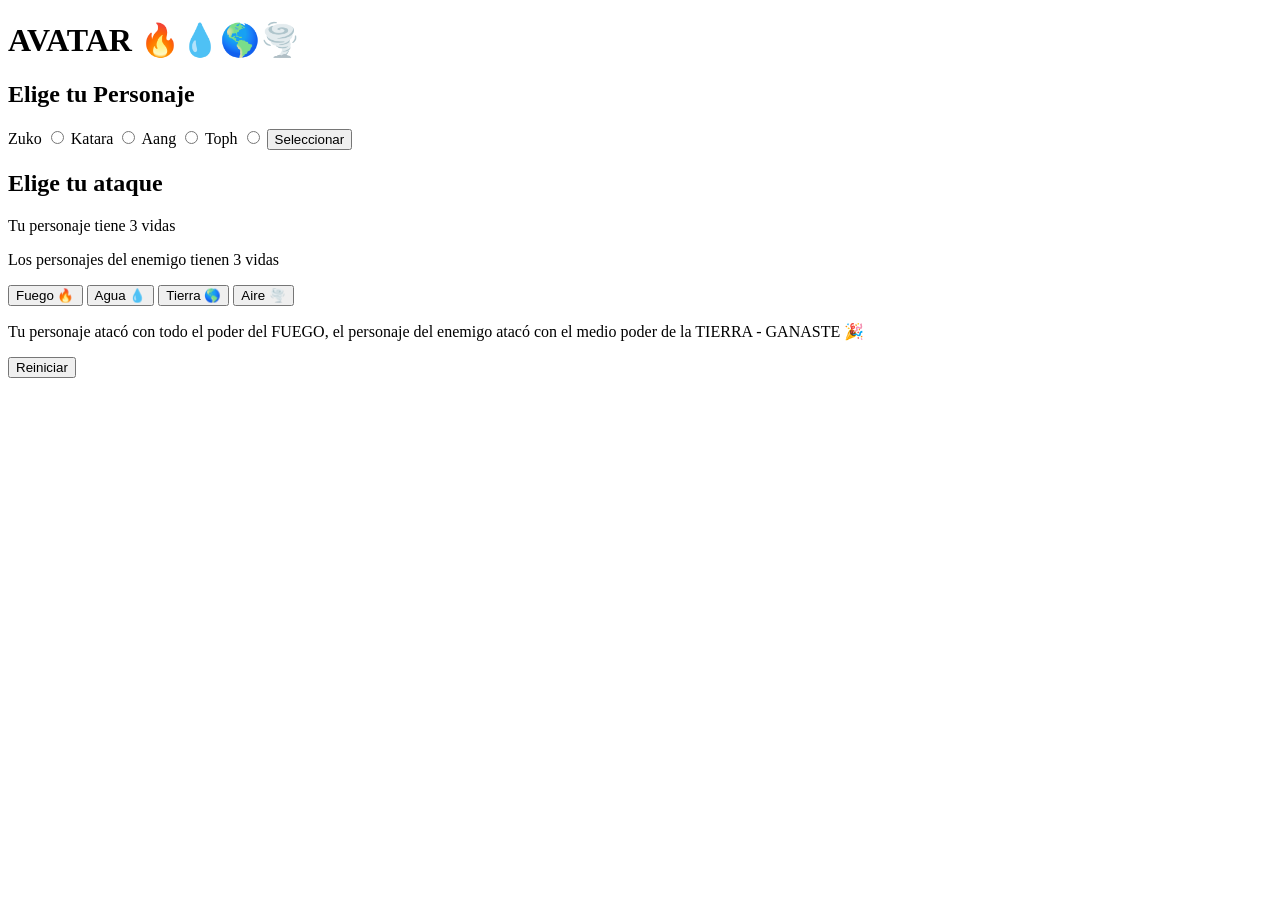
<file: JavaScript/ProyectosJS/Clase07/Avatar/public/avatar.html>
<!DOCTYPE html>
<html lang="en">
<head>
    <meta charset="UTF-8">
    <meta name="viewport" content="width=device-width, initial-scale=1.0">
    <title>LA LEYENDA DE AANG: AVATAR</title>
    
</head>
<body>
    <h1>AVATAR 🔥💧🌎🌪️</h1>

    <section id="seleccionar-personaje">
        <h2>Elige tu Personaje</h2>

        <label for="zuko">Zuko</label>
        <input type="radio" name="personaje" id="zuko"/>
        
        <label for="katara">Katara</label>
        <input type="radio" name="personaje" id="katara"/>
        
        <label for="aang">Aang</label>
        <input type="radio" name="personaje" id="aang"/>
        
        <label for="toph">Toph</label>
        <input type="radio" name="personaje" id="toph"/>
        

        <button id="boton-personaje">Seleccionar</button> <!-- El botón para seleccionar personajes-->
    </section>
    <section id="seleccionar-ataque">
        <h2>Elige tu ataque</h2> <!-- Se puede utilizar varias veces-->
        <p>Tu personaje tiene <span>3</span> vidas</p> <!-- Pero esto debe ser dinámico, necesitamos que cambie-->
        <p>Los personajes del enemigo tienen <span>3</span> vidas</p> <!-- Con la etiqueta span vamos a modificar el 3 con JS-->
        <p>
            <button id="boton-fuego">Fuego 🔥</button>
            <button id="boton-agua">Agua 💧</button>
            <button id="boton-tierra">Tierra 🌎</button>
            <button id="boton-aire">Aire 🌪️</button>
        </p>
    </section>
    <section id="mensajes">
        <p>Tu personaje atacó con todo el poder del FUEGO, el personaje del enemigo atacó con el medio poder de la TIERRA - GANASTE 🎉</p>
    </section>
    <section id="reiniciar">
        <button id="boton-reiniciar">Reiniciar</button>

    </section>
    <!--/* Aquí va mi comentario css -->
    <script src="./js/avatar.js"></script>
</body>
</html>
</file>
<file: Paginas/Web Viva/styles.css>
* {
    font-family: "Poppins", sans-serif;

    margin: 0;

    padding: 0;

    box-sizing: border-box;
}

body {
    overflow: hidden;
}

section {
    position: relative;
    display: flex;

    justify-content: center;

    align-items: center;

    min-height: 100vh;

    background: linear-gradient(to bottom, #999, #888);
    overflow: hidden;
}

section .color {
    position: absolute;
    z-index: 0;
    filter: blur(150px);
}

section .color:nth-child(1) {
    top: -350px;

    width: 600px;

    height: 600px;

    background: #ff359b;
}

section .color:nth-child(2) {
    bottom: -150px;

    left: 100px;

    width: 500px;

    height: 500px;

    background: #fffd87;
}

section .color:nth-child(3) {
    bottom: 50px;

    right: 100px;

    width: 300px;

    height: 300px;

    background: #00d2ff;
}

.box {
    position: relative;
    z-index: 1;
}

.square {
    position: absolute;
    z-index: 1;
    backdrop-filter: blur(5px);

    box-shadow: 0 25px 45px rgba(0, 0, 0, 0.1);

    border: 1px solid rgba(255, 255, 255, 0.2);

    border-right: 1px solid rgba(255, 255, 255, 0.2);

    border-bottom: 1px solid rgba(255, 255, 255, 0.2);

    background: rgba(255, 255, 255, 0.1);

    border-radius: 10px;

    animation: animate 10s ease infinite;

    animation-delay: calc(-1s * var(--i));
}
.circle  {
    position: absolute;
    z-index: 1;
    backdrop-filter: blur(15px);

    box-shadow: 0 25px 45px rgba(0, 0, 0, 0.1);

    border: 1px solid rgba(255, 255, 255, 0.2);

    border-right: 1px solid rgba(255, 255, 255, 0.2);

    border-bottom: 1px solid rgba(255, 255, 255, 0.2);

    background: rgba(255, 255, 255, 0.1);

    border-radius: 50%;

    animation: animate 10s ease infinite;

    animation-delay: calc(-1s * var(--j));
}

@keyframes animate {

    0%,
    100% {
        transform: translateY(-40px);
    }

    50% {
        transform: translateY(40px);
    }
}

.square:nth-child(1) {
    top: -50px;

    right: -60px;

    width: 100px;

    height: 100px;
}
.circle:nth-child(1) {
    top: 200px;
    left: -80px;
    width: 80px;
    height: 80px;
}

.container {
    position: relative;

    width: 400px;

    min-height: 400px;

    background: rgba(255, 255, 255, 0.1);

    border-radius: 10px;

    display: flex;

    justify-content: center;

    align-items: center;

    backdrop-filter: blur(5px);

    box-shadow: 0 25px 45px rgba(0, 0, 0, 0.1);

    border: 1px solid rgba(255, 255, 255, 0.2);

    border-right: 1px solid rgba(255, 255, 255, 0.2);

    border-bottom: 1px solid rgba(255, 255, 255, 0.2);
}

.form {
    position: relative;

    width: 100%;

    height: 100%;

    padding: 40px;
}

.form h2 {
    position: relative;

    color: #fff;

    font-size: 24px;

    font-weight: 600;

    letter-spacing: 1px;

    margin-bottom: 40px;
}

.form h2::before {
    content: "";

    position: absolute;

    left: 0;

    bottom: -10px;

    width: 80px;

    height: 4px;

    background: #fff;
}

.form .inputBox {
    width: 100%;

    margin-top: 20px;
}

.form .inputBox input {
    width: 100%;

    background: rgba(255, 255, 255, 0.2);

    border: none;

    outline: none;

    padding: 10px 20px;

    border-radius: 35px;

    border-right: 1px solid rgba(255, 255, 255, 0.2);

    border-bottom: 1px solid rgba(255, 255, 255, 0.2);

    font-size: 16px;

    letter-spacing: 1px;

    color: #fff;

    box-shadow: 0 5px 15px rgba(0, 0, 0, 0.05);
}

.form .inputBox input::placeholder {
    color: #fff;
}

.form .inputBox input[type="submit"] {
    background: #fff;

    color: #666;

    max-width: 100px;

    cursor: pointer;

    margin-bottom: 20px;

    font-weight: 600;
}

.forget {
    margin-top: 5px;

    color: #fff;
}

.forget a {
    color: #fff;

    font-weight: 600;
}
</file>
<file: JavaScript/Clase 7/NReinas/style.css>
/* ==========================================================================
   ESTILOS GENERALES Y FONDO CLARO
   ========================================================================== */
body {
    font-family: 'Segoe UI', Tahoma, Geneva, Verdana, sans-serif;
    text-align: center;
    background: radial-gradient(circle at top, #f8fafc 0%, #e2e8f0 100%);
    color: #1e293b;
    margin: 0;
    padding: 20px 20px 40px 20px;
    min-height: 100vh;
    box-sizing: border-box;
}

/* ==========================================================================
   HEADER REDONDEADO Y MODERNO (Nuevo)
   ========================================================================== */
.header-aplicacion {
    background: #ffffff;
    border: 1px solid #cbd5e1;
    max-width: 600px;
    margin: 0 auto 30px auto;
    padding: 15px 30px;
    border-radius: 50px; /* Bordes completamente redondeados estilo píldora */
    box-shadow: 0 10px 25px -5px rgba(0, 0, 0, 0.05), 0 8px 10px -6px rgba(0, 0, 0, 0.05);
}

#titulo {
    font-size: 2rem;
    font-weight: 800;
    letter-spacing: -0.02em;
    margin: 0;
    background: linear-gradient(to right, #0f172a, #2563eb);
    -webkit-background-clip: text;
    -webkit-text-fill-color: transparent;
}

/* ==========================================================================
   PANEL DE CONTROLES (Más redondeado)
   ========================================================================== */
.contenedor-controles {
    background: #ffffff;
    border: 1px solid #cbd5e1;
    padding: 12px 25px;
    border-radius: 30px; /* Bordes más suaves */
    display: inline-flex;
    align-items: center;
    gap: 15px;
    margin-bottom: 35px;
    box-shadow: 0 10px 15px -3px rgba(0, 0, 0, 0.03);
}

.contenedor-controles label {
    font-size: 1rem;
    font-weight: 600;
    color: #475569;
}

input[type="number"] {
    width: 80px;
    padding: 6px 10px;
    font-size: 1.1rem;
    font-weight: 700;
    border: 2px solid #cbd5e1;
    background-color: #f8fafc;
    color: #0f172a;
    border-radius: 20px; /* Input redondeado */
    text-align: center;
    outline: none;
    transition: all 0.2s;
}

input[type="number"]:focus {
    border-color: #2563eb;
    box-shadow: 0 0 0 3px rgba(37, 99, 235, 0.15);
}

button {
    background: #2563eb;
    color: #ffffff;
    border: none;
    padding: 8px 22px;
    font-size: 1rem;
    font-weight: 600;
    border-radius: 20px; /* Botón redondeado */
    cursor: pointer;
    transition: all 0.2s ease;
}

button:hover {
    background: #1d4ed8;
    transform: translateY(-1px);
}

/* ==========================================================================
   DISEÑO DEL TABLERO (Bordes amigables)
   ========================================================================== */
#tablero {
    display: grid;
    justify-content: center;
    margin: 20px auto;
    border: 10px solid #475569;
    border-radius: 16px; /* Bordes del tablero más curvos y estéticos */
    width: fit-content;
    box-shadow: 0 20px 25px -5px rgba(0, 0, 0, 0.12);
    background-color: #475569;
    overflow: hidden; /* Clave para que las casillas de las esquinas respeten la curva */
}

.casilla {
    width: 58px;
    height: 58px;
    display: flex;
    align-items: center;
    justify-content: center;
    font-size: 38px;
    font-weight: bold;
    user-select: none;
}

.blanca {
    background-color: #f0d9b5;
    color: #b58863;
}

.negra {
    background-color: #b58863;
    color: #f0d9b5;
}

/* ==========================================================================
   SECCIÓN DE RESULTADOS (Estilo cápsula)
   ========================================================================== */
#resultado {
    margin-top: 35px;
    font-size: 1.1rem;
    font-weight: 500;
    color: #0f172a;
    background: #ffffff;
    display: inline-block;
    padding: 12px 30px;
    border-radius: 30px; /* Formato cápsula perfecta */
    border: 1px solid #e2e8f0;
    box-shadow: 0 4px 6px -1px rgba(0, 0, 0, 0.05);
    max-width: 85%;
    line-height: 1.6;
}

#resultado strong {
    color: #2563eb;
    font-family: 'Courier New', Courier, monospace;
    font-size: 1.2rem;
}
</file>
<file: JavaScript/ProyectosJS/Clase08/SaltoCaballo/style.css>
body {
    font-family: 'Segoe UI', Tahoma, Geneva, Verdana, sans-serif;
    text-align: center;
    background: radial-gradient(circle at top, #f8fafc 0%, #e2e8f0 100%);
    color: #1e293b;
    margin: 0;
    padding: 20px 20px 40px 20px;
    min-height: 100vh;
    box-sizing: border-box;
}

.header-aplicacion {
    background: #ffffff;
    border: 1px solid #cbd5e1;
    max-width: 600px;
    margin: 0 auto 30px auto;
    padding: 15px 30px;
    border-radius: 50px;
    box-shadow: 0 10px 25px -5px rgba(0, 0, 0, 0.05);
}

#titulo {
    font-size: 2rem;
    font-weight: 800;
    letter-spacing: -0.02em;
    margin: 0;
    background: linear-gradient(to right, #0f172a, #2563eb);
    -webkit-background-clip: text;
    -webkit-text-fill-color: transparent;
}

.contenedor-controles {
    background: #ffffff;
    border: 1px solid #cbd5e1;
    padding: 12px 25px;
    border-radius: 30px;
    display: inline-flex;
    align-items: center;
    gap: 15px;
    margin-bottom: 35px;
    box-shadow: 0 10px 15px -3px rgba(0, 0, 0, 0.03);
}

.contenedor-controles label {
    font-size: 1rem;
    font-weight: 600;
    color: #475569;
}

input[type="number"] {
    width: 60px;
    padding: 6px 10px;
    font-size: 1.1rem;
    font-weight: 700;
    border: 2px solid #cbd5e1;
    background-color: #f1f5f9;
    color: #64748b;
    border-radius: 20px;
    text-align: center;
    outline: none;
}

button {
    background: #2563eb;
    color: #ffffff;
    border: none;
    padding: 8px 22px;
    font-size: 1rem;
    font-weight: 600;
    border-radius: 20px;
    cursor: pointer;
    transition: all 0.2s ease;
}

button:hover {
    background: #1d4ed8;
    transform: translateY(-1px);
}

#tablero {
    display: grid;
    justify-content: center;
    margin: 20px auto;
    border: 10px solid #475569;
    border-radius: 16px;
    width: fit-content;
    box-shadow: 0 20px 25px -5px rgba(0, 0, 0, 0.12);
    background-color: #475569;
    overflow: hidden;
}

.casilla {
    width: 55px;
    height: 55px;
    display: flex;
    align-items: center;
    justify-content: center;
    user-select: none;
    box-sizing: border-box;
}

.blanca {
    background-color: #f0d9b5;
}

.negra {
    background-color: #b58863;
}

/* Estilo para las X de rastro (Paso 1 al 63) */
.rastro {
    font-size: 26px;
    font-weight: bold;
    color: rgba(15, 23, 42, 0.65); /* Un tono oscuro traslúcido para que resalte en ambos fondos */
}

/* Estilo destacado para el Caballo en su posición FINAL (Paso 64) */
.caballo-actual {
    font-size: 44px; /* Caballo notablemente más grande */
    color: #000000;
    filter: drop-shadow(0px 2px 3px rgba(0, 0, 0, 0.4));
}

#resultado {
    margin-top: 35px;
    font-size: 1.1rem;
    font-weight: 500;
    color: #0f172a;
    background: #ffffff;
    display: inline-block;
    padding: 12px 30px;
    border-radius: 30px;
    border: 1px solid #e2e8f0;
    box-shadow: 0 4px 6px -1px rgba(0, 0, 0, 0.05);
    max-width: 85%;
    line-height: 1.6;
}
</file>
<file: JavaScript/ProyectosJS/Clase08/TorreHanoi/style.css>
body {
    font-family: 'Segoe UI', Tahoma, Geneva, Verdana, sans-serif;
    text-align: center;
    background: radial-gradient(circle at top, #f8fafc 0%, #e2e8f0 100%);
    color: #1e293b;
    margin: 0;
    padding: 20px 20px 40px 20px;
    min-height: 100vh;
    box-sizing: border-box;
}

.header-aplicacion {
    background: #ffffff;
    border: 1px solid #cbd5e1;
    max-width: 600px;
    margin: 0 auto 30px auto;
    padding: 15px 30px;
    border-radius: 50px;
    box-shadow: 0 10px 25px -5px rgba(0, 0, 0, 0.05);
}

#titulo {
    font-size: 2rem;
    font-weight: 800;
    letter-spacing: -0.02em;
    margin: 0;
    background: linear-gradient(to right, #0f172a, #2563eb);
    -webkit-background-clip: text;
    -webkit-text-fill-color: transparent;
}

.contenedor-controles {
    background: #ffffff;
    border: 1px solid #cbd5e1;
    padding: 12px 25px;
    border-radius: 30px;
    display: inline-flex;
    align-items: center;
    gap: 15px;
    margin-bottom: 35px;
    box-shadow: 0 10px 15px -3px rgba(0, 0, 0, 0.03);
}

.contenedor-controles label {
    font-size: 1rem;
    font-weight: 600;
    color: #475569;
}

input[type="number"] {
    width: 65px;
    padding: 6px 10px;
    font-size: 1.1rem;
    font-weight: 700;
    border: 2px solid #cbd5e1;
    background-color: #f8fafc;
    color: #0f172a;
    border-radius: 20px;
    text-align: center;
    outline: none;
}

button {
    background: #2563eb;
    color: #ffffff;
    border: none;
    padding: 8px 22px;
    font-size: 1rem;
    font-weight: 600;
    border-radius: 20px;
    cursor: pointer;
    transition: all 0.2s ease;
}

button:hover {
    background: #1d4ed8;
    transform: translateY(-1px);
}

/* ==========================================================================
   DISEÑO DE LAS VARILLAS (HANOI)
   ========================================================================== */
#escenario-hanoi {
    display: flex;
    justify-content: center;
    align-items: flex-end;
    gap: 40px;
    margin: 40px auto;
    width: fit-content;
    padding: 20px;
    background: #ffffff;
    border: 1px solid #cbd5e1;
    border-radius: 24px;
    box-shadow: 0 20px 25px -5px rgba(0, 0, 0, 0.05);
}

.varilla-contenedor {
    position: relative;
    width: 180px;
    height: 220px;
    display: flex;
    flex-direction: column;
    justify-content: flex-end;
    align-items: center;
}

.eje-varilla {
    position: absolute;
    bottom: 25px;
    width: 10px;
    height: 180px;
    background: #64748b;
    border-radius: 5px;
    z-index: 1;
}

.base-varilla {
    width: 100%;
    height: 25px;
    background: #475569;
    color: #ffffff;
    font-weight: 700;
    font-size: 0.9rem;
    display: flex;
    align-items: center;
    justify-content: center;
    border-radius: 6px;
    z-index: 3;
}

/* Zona flotante donde se apilarán los discos visualmente */
.area-discos {
    position: absolute;
    bottom: 25px;
    width: 100%;
    display: flex;
    flex-direction: column-reverse; /* Hace que el primer elemento añadido quede abajo */
    align-items: center;
    z-index: 2;
}

/* ==========================================================================
   ESTILO DE LOS DISCOS DILATADOS
   ========================================================================== */
.disco {
    height: 22px;
    border-radius: 12px;
    margin-bottom: 2px;
    box-shadow: inset 0 2px 4px rgba(255, 255, 255, 0.3), 0 2px 4px rgba(0,0,0,0.1);
    border: 1px solid rgba(0, 0, 0, 0.1);
    transition: all 0.2s ease-in-out;
}

#resultado {
    margin-top: 25px;
    font-size: 1.1rem;
    font-weight: 500;
    color: #0f172a;
    background: #ffffff;
    display: inline-block;
    padding: 12px 30px;
    border-radius: 30px;
    border: 1px solid #e2e8f0;
    box-shadow: 0 4px 6px -1px rgba(0, 0, 0, 0.05);
    max-width: 85%;
    line-height: 1.6;
}

#resultado strong {
    color: #2563eb;
}
</file>
<file: BasesDeDatosII/PaginaWeb/columnas.css>
*{
    margin: 0px;
    padding:0px;
    list-style: none;
    text-decoration: none;
    font-family: sans-serif;
    box-sizing: border-box;
}

.contenedor{
    position: relative;
    margin:auto;
    width:100%;
    height: auto;
}

.fila{
    position: relative;
    margin:auto;
    width:100%;
    height: auto;
    clear: both;
    display: table;
}

[class*="col-"]{
   float: left;
   border:1 px solid black;
   padding: 20px;
}

header #logo {
    font-family:"Kaushan Script", cursive;
    font-size: 50px;
    text-align: center;
    line-height: 60px;
}

header center{
    width: 42px;
    line-height: 42px;
    border-radius: 100%;
    background: #ccc;
    color: white;
    margin-top: 10px;
}

header center#icono1{
    background: blue;
 }

header center#icono2{
    background: green;
 }

header center#icono3{
    background: red;
 }

@media(min-width:1200px){

.col-lg-12{width:100%;}
.col-lg-11{width:91.66666667%;}
.col-lg-10{width:83.33333333%;}
.col-lg-9{width:75%;}
.col-lg-8{width:66.666666666%;}
.col-lg-7{width:58.33333333%;}
.col-lg-6{width:50%;}
.col-lg-5{width:41.66666666%;}
.col-lg-4{width:33.33333333%;}
.col-lg-3{width:25%;}
.col-lg-2{width:16.66666667%;}
.col-lg-1{width:8.333333333%;}
}

@media(max-width:1199px) and (min-width: 992px) {
    .col-md-12{width:100%;}
    .col-md-11{width:91.66666667%;}
    .col-md-10{width:83.33333333%;}
    .col-md-9{width:75%;}
    .col-md-8{width:66.666666666%;}
    .col-md-7{width:58.33333333%;}
    .col-md-6{width:50%;}
    .col-md-5{width:41.66666666%;}
    .col-md-4{width:33.33333333%;}
    .col-md-3{width:25%;}
    .col-md-2{width:16.66666667%;}
    .col-md-1{width:8.333333333%;}
}

@media(max-width:991px) and (min-width:768px){
        .col-sm-12{width:100%;}
        .col-sm-11{width:91.66666667%;}
        .col-sm-10{width:83.33333333%;}
        .col-sm-9{width:75%;}
        .col-sm-8{width:66.666666666%;}
        .col-sm-7{width:58.33333333%;}
        .col-sm-6{width:50%;}
        .col-sm-5{width:41.66666666%;}
        .col-sm-4{width:33.33333333%;}
        .col-sm-3{width:25%;}
        .col-sm-2{width:16.66666667%;}
        .col-sm-1{width:8.333333333%;}       
}

@media(max-width:767px) {
        .col-xs-12{width:100%;}
        .col-xs-11{width:91.66666667%;}
        .col-xs-10{width:83.33333333%;}
        .col-xs-9{width:75%;}
        .col-xs-8{width:66.666666666%;}
        .col-xs-7{width:58.33333333%;}
        .col-xs-6{width:50%;}
        .col-xs-5{width:41.66666666%;}
        .col-xs-4{width:33.33333333%;}
        .col-xs-3{width:25%;}
        .col-xs-2{width:16.66666667%;}
        .col-xs-1{width:8.333333333%;}
}

.col-6{
    width:50%;
}

.col-4 {
    width:33.333333333%;
}

col-12{
    width:100%,
}
</file>
<file: CodigoJuego/PiedraPapelTijera/styles.css>
*::before,
*::after {
    box-sizing: border-box;
    margin: 0;
    padding: 0;
}

:root {
    --bg: #0d0d0d;
    --panel: #161616;
    --border: #2a2a2a;
    --accent: #e8ff00;
    --accent2: #ff4d6d;
    --text: #f0f0f0;
    --muted: #666;
    --win: #39ff14;
    --lose: #ff4d6d;
    --draw: #e8ff00;
}

body {
    background: var(--bg);
    color: var(--text);
    font-family: 'DM Sans', sans-serif;
    min-height: 100vh;
    display: flex;
    flex-direction: column;
    align-items: center;
    justify-content: center;
    padding: 24px;
    overflow-x: hidden;
}

  /* Grain overlay */
body::before {
    content: '';
    position: fixed;
    inset: 0;
    background-image: url("data:image/svg+xml,%3Csvg viewBox='0 0 200 200' xmlns='http://www.w3.org/2000/svg'%3E%3Cfilter id='n'%3E%3CfeTurbulence type='fractalNoise' baseFrequency='0.85' numOctaves='4' stitchTiles='stitch'/%3E%3C/filter%3E%3Crect width='100%25' height='100%25' filter='url(%23n)' opacity='0.04'/%3E%3C/svg%3E");
    background-size: 200px;
    pointer-events: none;
    z-index: 0;
    opacity: 0.4;
}

.container {
    position: relative;
    z-index: 1;
    width: 100%;
    max-width: 560px;
}

h1 {
    font-family: 'Bebas Neue', sans-serif;
    font-size: clamp(2.8rem, 8vw, 4.5rem);
    letter-spacing: 0.06em;
    line-height: 1;
    text-align: center;
    margin-bottom: 4px;
}

h1 span {
    color: var(--accent);
}

.subtitle {
    text-align: center;
    color: var(--muted);
    font-size: 0.8rem;
    letter-spacing: 0.15em;
    text-transform: uppercase;
    margin-bottom: 32px;
}

  /* Score board */
.scoreboard {
    display: grid;
    grid-template-columns: 1fr auto 1fr;
    gap: 12px;
    align-items: center;
    background: var(--panel);
    border: 1px solid var(--border);
    border-radius: 16px;
    padding: 20px 24px;
    margin-bottom: 28px;
}

.score-block {
    text-align: center;
}

.score-label {
    font-size: 0.7rem;
    letter-spacing: 0.14em;
    text-transform: uppercase;
    color: var(--muted);
    margin-bottom: 4px;
}

.score-num {
    font-family: 'Bebas Neue', sans-serif;
    font-size: 3rem;
    line-height: 1;
}

.score-num.player {
    color: var(--win);
}

.score-num.cpu {
    color: var(--lose);
}

.score-vs {
    color: var(--muted);
    font-size: 0.85rem;
    font-weight: 600;
}

  /* Battle arena */
.arena {
    display: grid;
    grid-template-columns: 1fr auto 1fr;
    gap: 8px;
    align-items: center;
    margin-bottom: 28px;
}

.arena-card {
    background: var(--panel);
    border: 1px solid var(--border);
    border-radius: 16px;
    padding: 28px 16px;
    text-align: center;
    transition: border-color 0.3s, box-shadow 0.3s;
}
.arena-card.winner {
    border-color: var(--win);
    box-shadow: 0 0 24px rgba(57, 255, 20, 0.18);
}

.arena-card.loser {
    border-color: var(--lose);
    box-shadow: 0 0 24px rgba(255, 77, 109, 0.15);
}

.arena-card.draw {
    border-color: var(--draw);
}

.arena-emoji {
    font-size: 3.2rem;
    display: block;
    margin-bottom: 8px;
    transition: transform 0.4s;
}

.arena-card.winner .arena-emoji {
    transform: scale(1.15) rotate(-8deg);
}

.arena-card.loser .arena-emoji {
    transform: scale(0.85);
    opacity: 0.6;
}

.arena-who {
    font-size: 0.65rem;
    letter-spacing: 0.14em;
    text-transform: uppercase;
    color: var(--muted);
}

.arena-vs {
    color: var(--muted);
    font-weight: 700;
    font-size: 0.9rem;
    text-align: center;
}

  /* Result message */
.result-msg {
    text-align: center;
    font-family: 'Bebas Neue', sans-serif;
    font-size: 2rem;
    letter-spacing: 0.05em;
    min-height: 2.4rem;
    margin-bottom: 28px;
    transition: color 0.3s;
}

.result-msg.win {
    color: var(--win);
}

.result-msg.lose {
    color: var(--lose);
}
.result-msg.draw {
    color: var(--draw);
}

  /* Choice buttons */
.choices {
    display: grid;
    grid-template-columns: repeat(3, 1fr);
    gap: 12px;
    margin-bottom: 20px;
}

.choice-btn {
    background: var(--panel);
    border: 1px solid var(--border);
    border-radius: 14px;
    padding: 20px 8px;
    cursor: pointer;
    transition: border-color 0.2s, transform 0.15s, box-shadow 0.2s, background 0.2s;
    display: flex;
    flex-direction: column;
    align-items: center;
    gap: 8px;
}

.choice-btn:hover {
    border-color: var(--accent);
    background: #1e1e1e;
    transform: translateY(-3px);
    box-shadow: 0 8px 24px rgba(232, 255, 0, 0.12);
}

.choice-btn:active {
    transform: translateY(0px) scale(0.97);
}

.choice-btn .emoji {
    font-size: 2.4rem;
}
.choice-btn .label {
    font-size: 0.65rem;
    letter-spacing: 0.14em;
    text-transform: uppercase;
    color: var(--muted);
}

  /* Reset button */
.reset-btn {
    width: 100%;
    background: transparent;
    border: 1px solid var(--border);
    border-radius: 10px;
    color: var(--muted);
    font-family: 'DM Sans', sans-serif;
    font-size: 0.78rem;
    letter-spacing: 0.12em;
    text-transform: uppercase;
    padding: 12px;
    cursor: pointer;
    transition: border-color 0.2s, color 0.2s;
}

.reset-btn:hover {
    border-color: var(--accent2);
    color: var(--accent2);
}

  /* Shake animation */
@keyframes shake {

    0%,
    100% {
        transform: translateX(0);
    }

    20% {
        transform: translateX(-6px) rotate(-4deg);
    }

    40% {
        transform: translateX(6px) rotate(4deg);
    }

    60% {
        transform: translateX(-4px);
    }

    80% {
        transform: translateX(4px);
    }
}
.shaking {
    animation: shake 0.4s ease;
}

@keyframes pop {
    0% {
        transform: scale(0.7);
        opacity: 0;
    }

    70% {
        transform: scale(1.1);
    }

    100% {
        transform: scale(1);
        opacity: 1;
    }
}

.pop {
    animation: pop 0.35s ease forwards;
}
</file>
<file: CodigoJuego/Reloj/style.css>
*,
*::before,
*::after {
    box-sizing: border-box;
    margin: 0;
    padding: 0;
}

:root {
    --bg: #030a0e;
    --panel: #0a1520;
    --border: #0d3a4a;
    --cyan: #00f5ff;
    --cyan2: #00bcd4;
    --green: #39ff14;
    --red: #ff2d55;
    --yellow: #ffe500;
    --orange: #ff8c00;
    --text: #cce8ef;
    --muted: #3a7080;
}

body {
    background: var(--bg);
    color: var(--text);
    font-family: "DM Sans", sans-serif;
    min-height: 100vh;
    display: flex;
    flex-direction: column;
    align-items: center;
    justify-content: center;
    padding: 24px;
    overflow-x: hidden;
}

body::after {
    content: "";
    position: fixed;
    inset: 0;
    background: repeating-linear-gradient(0deg,
            transparent,
            transparent 2px,
            rgba(0, 245, 255, 0.015) 2px,
            rgba(0, 245, 255, 0.015) 4px);
    pointer-events: none;
    z-index: 10;
}

body::before {
    content: "";
    position: fixed;
    inset: 0;
    background-image:
        linear-gradient(rgba(0, 245, 255, 0.04) 1px, transparent 1px),
        linear-gradient(90deg, rgba(0, 245, 255, 0.04) 1px, transparent 1px);
    background-size: 40px 40px;
    pointer-events: none;
}

.container {
    position: relative;
    z-index: 1;
    width: 100%;
    max-width: 580px;
    display: flex;
    flex-direction: column;
    align-items: center;
    gap: 22px;
}

/* Header */
.header {
    text-align: center;
}

.header h1 {
    font-family: "Bebas Neue", sans-serif;
    font-size: clamp(2.4rem, 7vw, 3.8rem);
    letter-spacing: 0.18em;
    color: var(--cyan);
    text-shadow:
        0 0 30px rgba(0, 245, 255, 0.5),
        0 0 60px rgba(0, 245, 255, 0.2);
    line-height: 1;
}

.header p {
    font-size: 0.7rem;
    letter-spacing: 0.2em;
    text-transform: uppercase;
    color: var(--muted);
    margin-top: 4px;
}

/* Clock face */
.clock-face {
    background: var(--panel);
    border: 1px solid var(--border);
    border-radius: 20px;
    padding: 32px 40px;
    width: 100%;
    text-align: center;
    position: relative;
    box-shadow:
        0 0 40px rgba(0, 245, 255, 0.07),
        inset 0 0 40px rgba(0, 0, 0, 0.4);
    transition:
        border-color 0.5s,
        box-shadow 0.5s;
}

.clock-face.countdown-mode {
    border-color: var(--orange);
    box-shadow:
        0 0 40px rgba(255, 140, 0, 0.2),
        inset 0 0 40px rgba(0, 0, 0, 0.4);
}

.clock-face::before {
    content: "SYS:CLOCK";
    position: absolute;
    top: 14px;
    left: 18px;
    font-size: 0.6rem;
    letter-spacing: 0.18em;
    color: var(--muted);
    font-family: "Share Tech Mono", monospace;
}

.clock-face::after {
    content: "";
    position: absolute;
    top: 14px;
    right: 18px;
    width: 8px;
    height: 8px;
    border-radius: 50%;
    background: var(--green);
    box-shadow: 0 0 10px var(--green);
    animation: blink 1s step-start infinite;
}

@keyframes blink {

    0%,
    100% {
        opacity: 1;
    }

    50% {
        opacity: 0;
    }
}

.time-display {
    font-family: "Share Tech Mono", monospace;
    font-size: clamp(3rem, 13vw, 5.5rem);
    letter-spacing: 0.06em;
    color: var(--cyan);
    text-shadow:
        0 0 20px rgba(0, 245, 255, 0.6),
        0 0 60px rgba(0, 245, 255, 0.2);
    line-height: 1;
    transition:
        color 0.4s,
        text-shadow 0.4s;
}

.time-display.countdown {
    color: var(--orange);
    text-shadow:
        0 0 20px rgba(255, 140, 0, 0.7),
        0 0 60px rgba(255, 140, 0, 0.3);
}

.time-display.stopped {
    color: var(--red);
    text-shadow: 0 0 20px rgba(255, 45, 85, 0.6);
}

.date-display {
    font-size: 0.78rem;
    letter-spacing: 0.14em;
    text-transform: uppercase;
    color: var(--muted);
    margin-top: 10px;
    font-family: "Share Tech Mono", monospace;
}

/* Mode badge */
.mode-badge {
    display: inline-block;
    margin-top: 12px;
    padding: 4px 14px;
    border-radius: 99px;
    font-family: "Share Tech Mono", monospace;
    font-size: 0.65rem;
    letter-spacing: 0.15em;
    text-transform: uppercase;
    border: 1px solid var(--border);
    color: var(--muted);
    transition: all 0.4s;
}

.mode-badge.reloj-mode {
    color: var(--cyan);
    border-color: rgba(0, 245, 255, 0.3);
    background: rgba(0, 245, 255, 0.05);
}

.mode-badge.count-mode {
    color: var(--orange);
    border-color: rgba(255, 140, 0, 0.4);
    background: rgba(255, 140, 0, 0.08);
    animation: pulse-badge 0.8s ease infinite alternate;
}

.mode-badge.stopped-mode {
    color: var(--red);
    border-color: rgba(255, 45, 85, 0.3);
    background: rgba(255, 45, 85, 0.05);
}

@keyframes pulse-badge {
    from {
        opacity: 0.7;
    }

    to {
        opacity: 1;
    }
}

/* Tabs */
.tabs {
    display: grid;
    grid-template-columns: 1fr 1fr;
    gap: 8px;
    width: 100%;
}

.tab-btn {
    padding: 11px 6px;
    border-radius: 10px;
    border: 1px solid var(--border);
    background: var(--panel);
    font-family: "Share Tech Mono", monospace;
    font-size: 0.65rem;
    letter-spacing: 0.1em;
    text-transform: uppercase;
    cursor: pointer;
    transition: all 0.2s;
    color: var(--muted);
}

.tab-btn.active-tab {
    border-color: var(--cyan);
    color: var(--cyan);
    background: rgba(0, 245, 255, 0.07);
    box-shadow: 0 0 12px rgba(0, 245, 255, 0.1);
}

.tab-btn:hover:not(.active-tab) {
    color: var(--text);
    border-color: #1a5a6a;
}

/* Panels */
.panel-wrap {
    width: 100%;
}

.panel {
    display: none;
    flex-direction: column;
    gap: 14px;
}

.panel.active {
    display: flex;
}

/* Info card */
.info-card {
    background: var(--panel);
    border: 1px solid var(--border);
    border-radius: 14px;
    padding: 16px 20px;
    font-family: "Share Tech Mono", monospace;
    font-size: 0.76rem;
    color: var(--muted);
    line-height: 1.8;
}

.info-card span {
    color: var(--cyan);
}

.info-card .hl-orange {
    color: var(--orange);
}

.info-card .hl-green {
    color: var(--green);
}

/* Bar */
.bar-wrap {
    background: var(--panel);
    border: 1px solid var(--border);
    border-radius: 14px;
    padding: 18px 22px;
}

.bar-label {
    display: flex;
    justify-content: space-between;
    font-size: 0.7rem;
    letter-spacing: 0.14em;
    text-transform: uppercase;
    color: var(--muted);
    margin-bottom: 10px;
    font-family: "Share Tech Mono", monospace;
}

.bar-label .count {
    color: var(--yellow);
}

.bar-track {
    background: rgba(0, 245, 255, 0.06);
    border-radius: 99px;
    height: 8px;
    overflow: hidden;
    border: 1px solid var(--border);
}

.bar-fill {
    height: 100%;
    border-radius: 99px;
    background: linear-gradient(90deg, var(--cyan2), var(--cyan));
    box-shadow: 0 0 10px rgba(0, 245, 255, 0.5);
    transition:
        width 0.9s linear,
        background 0.5s;
}

.bar-fill.ending {
    background: linear-gradient(90deg, var(--red), #ff6b6b);
    box-shadow: 0 0 10px rgba(255, 45, 85, 0.5);
}

.bar-fill.orange {
    background: linear-gradient(90deg, var(--orange), #ffb347);
    box-shadow: 0 0 10px rgba(255, 140, 0, 0.5);
}

.bar-fill.stopped {
    background: var(--muted);
    box-shadow: none;
    width: 0% !important;
}

/* Log */
.log-wrap {
    background: var(--panel);
    border: 1px solid var(--border);
    border-radius: 14px;
    padding: 16px 20px;
}

.log-title {
    font-size: 0.65rem;
    letter-spacing: 0.18em;
    text-transform: uppercase;
    color: var(--muted);
    margin-bottom: 10px;
    font-family: "Share Tech Mono", monospace;
}

.log-list {
    list-style: none;
    display: flex;
    flex-direction: column;
    gap: 4px;
    max-height: 160px;
    overflow-y: auto;
    scrollbar-width: thin;
    scrollbar-color: var(--border) transparent;
}

.log-list li {
    font-family: "Share Tech Mono", monospace;
    font-size: 0.76rem;
    color: #3a8a70;
    display: flex;
    gap: 8px;
    align-items: center;
    animation: fadeIn 0.3s ease;
}

.log-list li::before {
    content: ">";
    color: var(--cyan);
}

.log-list li.stopped-log {
    color: var(--red);
}

.log-list li.stopped-log::before {
    content: "■";
    color: var(--red);
}

.log-list li.count-log {
    color: var(--orange);
}

.log-list li.count-log::before {
    content: "⚡";
    color: var(--orange);
}

.log-list li.midnight-log {
    color: var(--yellow);
}

.log-list li.midnight-log::before {
    content: "★";
    color: var(--yellow);
}

@keyframes fadeIn {
    from {
        opacity: 0;
        transform: translateX(-6px);
    }

    to {
        opacity: 1;
        transform: translateX(0);
    }
}

/* Controls */
.controls {
    display: grid;
    grid-template-columns: 1fr 1fr;
    gap: 12px;
    width: 100%;
}

.btn {
    padding: 14px;
    border-radius: 10px;
    border: 1px solid var(--border);
    font-family: "DM Sans", sans-serif;
    font-size: 0.78rem;
    letter-spacing: 0.1em;
    text-transform: uppercase;
    cursor: pointer;
    transition: all 0.2s;
}

.btn-start {
    background: rgba(0, 245, 255, 0.08);
    color: var(--cyan);
    border-color: rgba(0, 245, 255, 0.3);
}

.btn-start:hover:not(:disabled) {
    background: rgba(0, 245, 255, 0.18);
    box-shadow: 0 0 20px rgba(0, 245, 255, 0.15);
}

.btn-stop {
    background: rgba(255, 45, 85, 0.08);
    color: var(--red);
    border-color: rgba(255, 45, 85, 0.3);
}

.btn-stop:hover:not(:disabled) {
    background: rgba(255, 45, 85, 0.18);
    box-shadow: 0 0 20px rgba(255, 45, 85, 0.15);
}

.btn:disabled {
    opacity: 0.3;
    cursor: not-allowed;
}

.status-badge {
    font-family: "Share Tech Mono", monospace;
    font-size: 0.7rem;
    letter-spacing: 0.14em;
    color: var(--muted);
    text-align: center;
}

.status-badge span {
    color: var(--green);
}

.status-badge span.off {
    color: var(--red);
}

.status-badge span.warn {
    color: var(--orange);
}
.Preguntas {
    margin-top: 20px;
    text-align: center;
    font-family: "Share Tech Mono", monospace;
    font-size: 1.2rem;
    color: var(--text);
    line-height: 1.8;
}
</file>
<file: CodigoJuego/Avatar/public/css/style.css>
@import url('https://fonts.googleapis.com/css2?family=Nunito:wght@400;700;900&display=swap');

/* ESTILOS GENERALES Y FONDO CLARO/ALEGRE */
body {
    font-family: 'Nunito', sans-serif;
    margin: 0;
    padding: 0;
    /* Degradado luminoso y alegre inspirado en la serie */
    background: linear-gradient(135deg, #e0f2fe, #fef08a); 
    color: #1e293b;
    min-height: 100vh;
    box-sizing: border-box;
    padding-bottom: 50px;
}

/* TÍTULO PRINCIPAL (Ligeramente más chico) */
.titulo-principal {
    text-align: center;
    color: #1e3a8a; 
    font-size: 3.2rem; /* Achicado de 3.8rem */
    margin: 25px 0; /* Menos espacio arriba y abajo */
    text-shadow: 2px 2px 4px rgba(255, 255, 255, 0.8);
    letter-spacing: 2px;
}

/* CONTENEDOR PRINCIPAL */
.contenedor-principal {
    display: flex;
    justify-content: center;
    gap: 70px; 
    max-width: 1350px; 
    margin: 0 auto;
    padding: 0 30px;
    align-items: stretch;
}

/* DISEÑO DE LAS TARJETAS (Menos padding para ganar espacio) */
.tarjeta {
    flex: 1;
    background-color: #ffffff;
    border-radius: 24px;
    padding: 25px 35px; /* Reducido para que entre más contenido */
    box-shadow: 0 10px 30px rgba(30, 41, 59, 0.1); 
    min-height: 75vh;
    display: flex;
    flex-direction: column;
}

h2 {
    color: #1e3a8a;
    border-bottom: 2px solid #f1f5f9;
    padding-bottom: 10px;
    margin-top: 0;
    font-size: 1.4rem; /* Letras un poco más chicas */
}

/* SECCIÓN: SELECCIÓN DE PERSONAJES */
.opciones-personaje {
    display: flex;
    justify-content: space-between; 
    align-items: center;
    width: 100%;
    margin-top: 20px;
}

.opcion-radio {
    display: flex;
    align-items: center;
    gap: 8px;
}

.opcion-radio label {
    font-size: 1.15rem; /* Achicado apenas */
    font-weight: 700;
    color: #334155;
    cursor: pointer;
}

.opcion-radio input[type="radio"] {
    transform: scale(1.2); 
    cursor: pointer;
}

#seleccionar-personaje {
    margin-bottom: 30px; /* Reducido para juntar con la sección de abajo */
    display: flex;
    flex-direction: column;
}

/* BOTÓN SELECCIONAR (Más chico y centrado) */
.boton-primario {
    background-color: #2563eb;
    color: white;
    margin: 20px auto 0 auto; /* Centrado horizontalmente */
    display: block;
    font-size: 1rem; /* Achicado */
    padding: 10px 25px; /* Más compacto */
    border-radius: 12px;
    box-shadow: 0 4px 6px rgba(37, 99, 235, 0.2);
    cursor: pointer;
    border: none;
    font-family: 'Nunito', sans-serif;
    font-weight: bold;
    transition: all 0.2s ease;
}

.boton-primario:hover {
    background-color: #1d4ed8;
    transform: translateY(-2px);
    box-shadow: 0 6px 12px rgba(37, 99, 235, 0.3);
}

/* TEXTOS DE VIDAS */
#seleccionar-ataque p {
    margin: 10px 0;
    font-size: 0.95rem;
}

/* BOTONES DE ATAQUE (Más chicos y redondeados) */
.botones-ataque {
    display: flex;
    gap: 15px;
    margin-top: 15px;
}

.boton-ataque {
    background-color: #f8fafc;
    color: #334155;
    border: 2px solid #e2e8f0;
    font-size: 0.95rem; /* Achicado */
    padding: 8px 15px; /* Más compacto */
    border-radius: 20px; /* BORDES MÁS REDONDEADOS */
    flex: 1; 
    cursor: pointer;
    font-family: 'Nunito', sans-serif;
    font-weight: bold;
    transition: all 0.2s ease;
}

.boton-ataque:hover {
    background-color: #f1f5f9;
    border-color: #cbd5e1;
    transform: translateY(-2px);
}

/* SECCIÓN MENSAJES */
#mensaje {
    margin-top: 15px;
    font-size: 0.95rem;
}

/* BOTÓN REINICIAR (Centrado, despegado y empujado al fondo) */
#reiniciar {
    margin-top: auto; /* Empuja la sección completa hacia el final de la tarjeta */
    text-align: center; /* Centra el botón que está adentro */
    padding-top: 30px; /* Asegura que esté despegado de los mensajes/ataques */
}

.boton-secundario {
    background-color: #ef4444;
    color: white;
    padding: 10px 25px;
    border-radius: 12px;
    cursor: pointer;
    border: none;
    font-family: 'Nunito', sans-serif;
    font-weight: bold;
    font-size: 1rem;
    transition: all 0.2s ease;
}

.boton-secundario:hover {
    background-color: #dc2626;
}

/* TEXTOS DE BIENVENIDA Y LISTAS EN REGLAS */
.texto-bienvenida h3 {
    color: #2563eb;
    margin-bottom: 5px;
    font-size: 1.2rem;
}

.texto-bienvenida p {
    color: #64748b;
    margin-top: 0;
    font-size: 1rem;
}

.lista-pasos {
    padding-left: 20px;
    line-height: 1.6;
    font-size: 1rem;
}

.lista-ventajas {
    padding: 0;
    list-style: none;
}

.lista-ventajas li {
    font-size: 1rem;
    margin-bottom: 12px;
    padding: 10px 15px;
    background-color: #f8fafc;
    border-radius: 12px;
    border-left: 5px solid #2563eb;
}

.nota-empate {
    color: #64748b;
    font-size: 0.9rem;
    margin-top: auto; 
    text-align: center;
}
</file>
